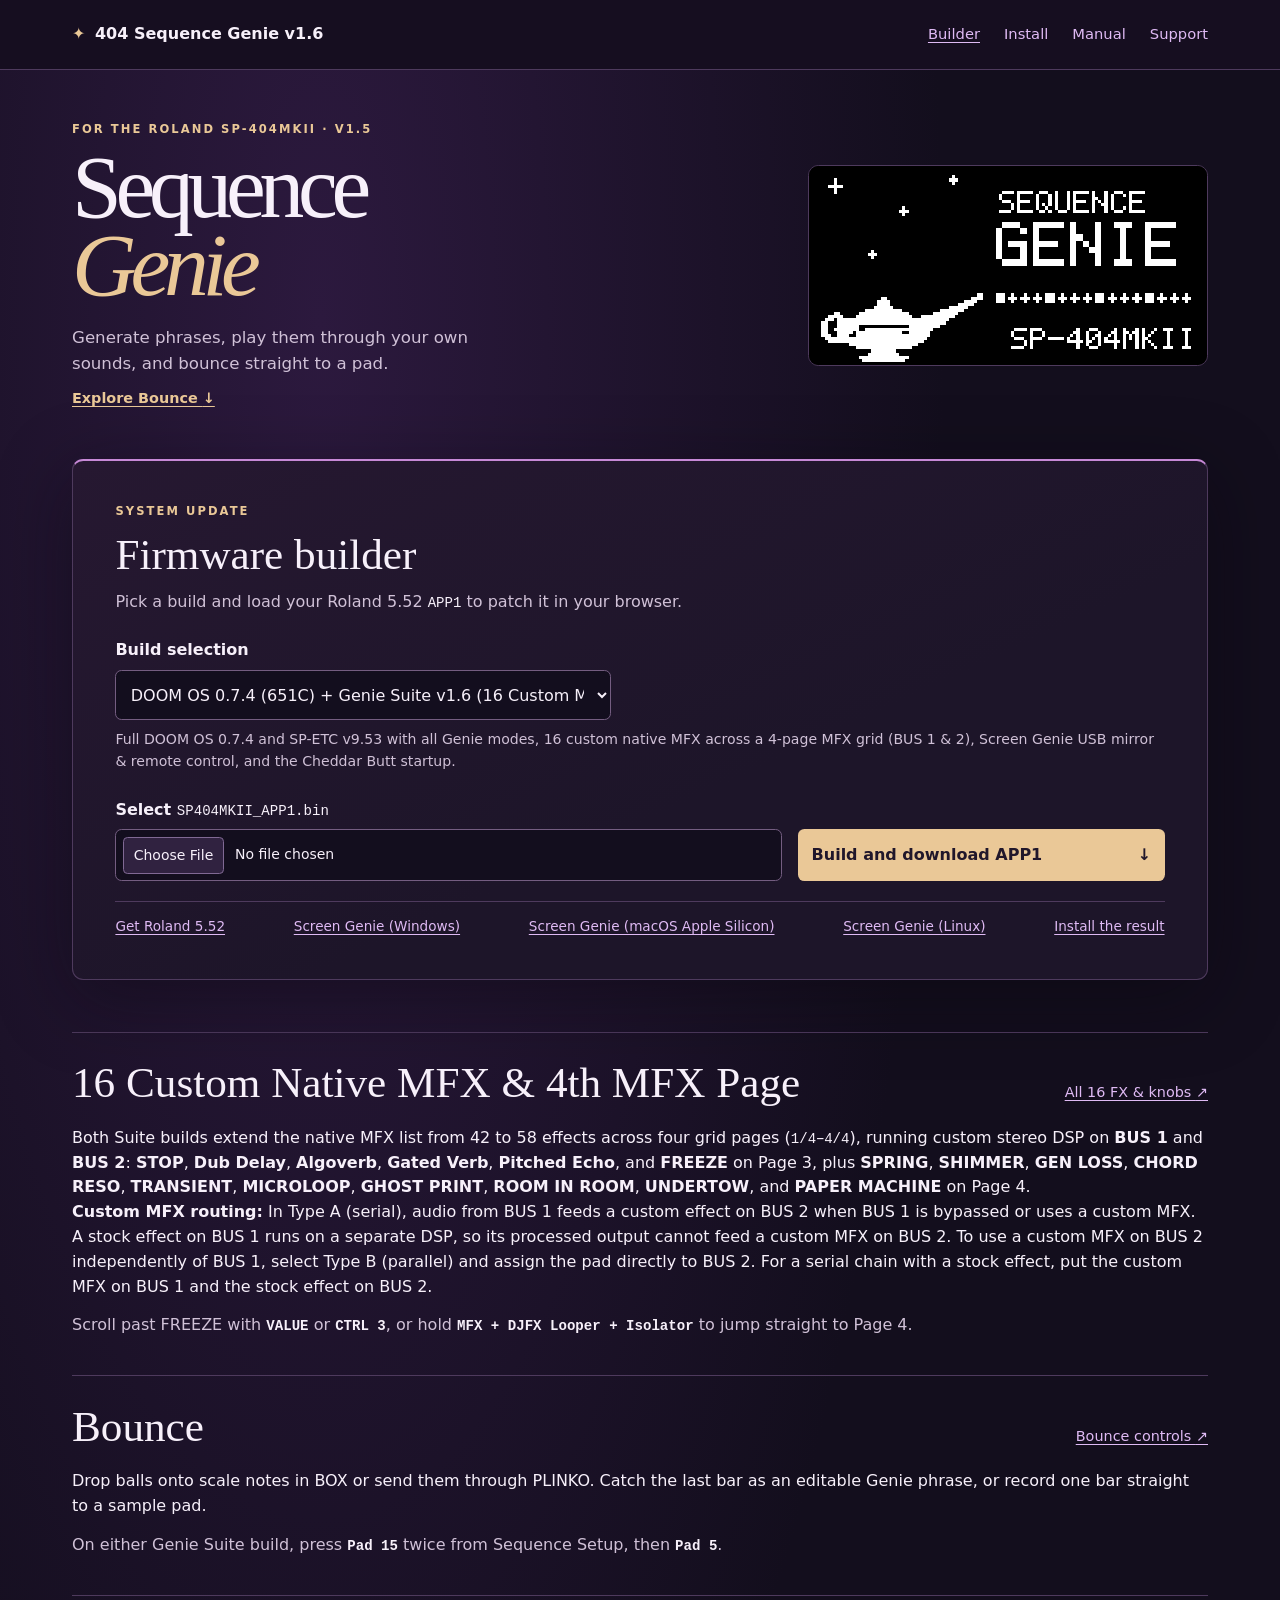
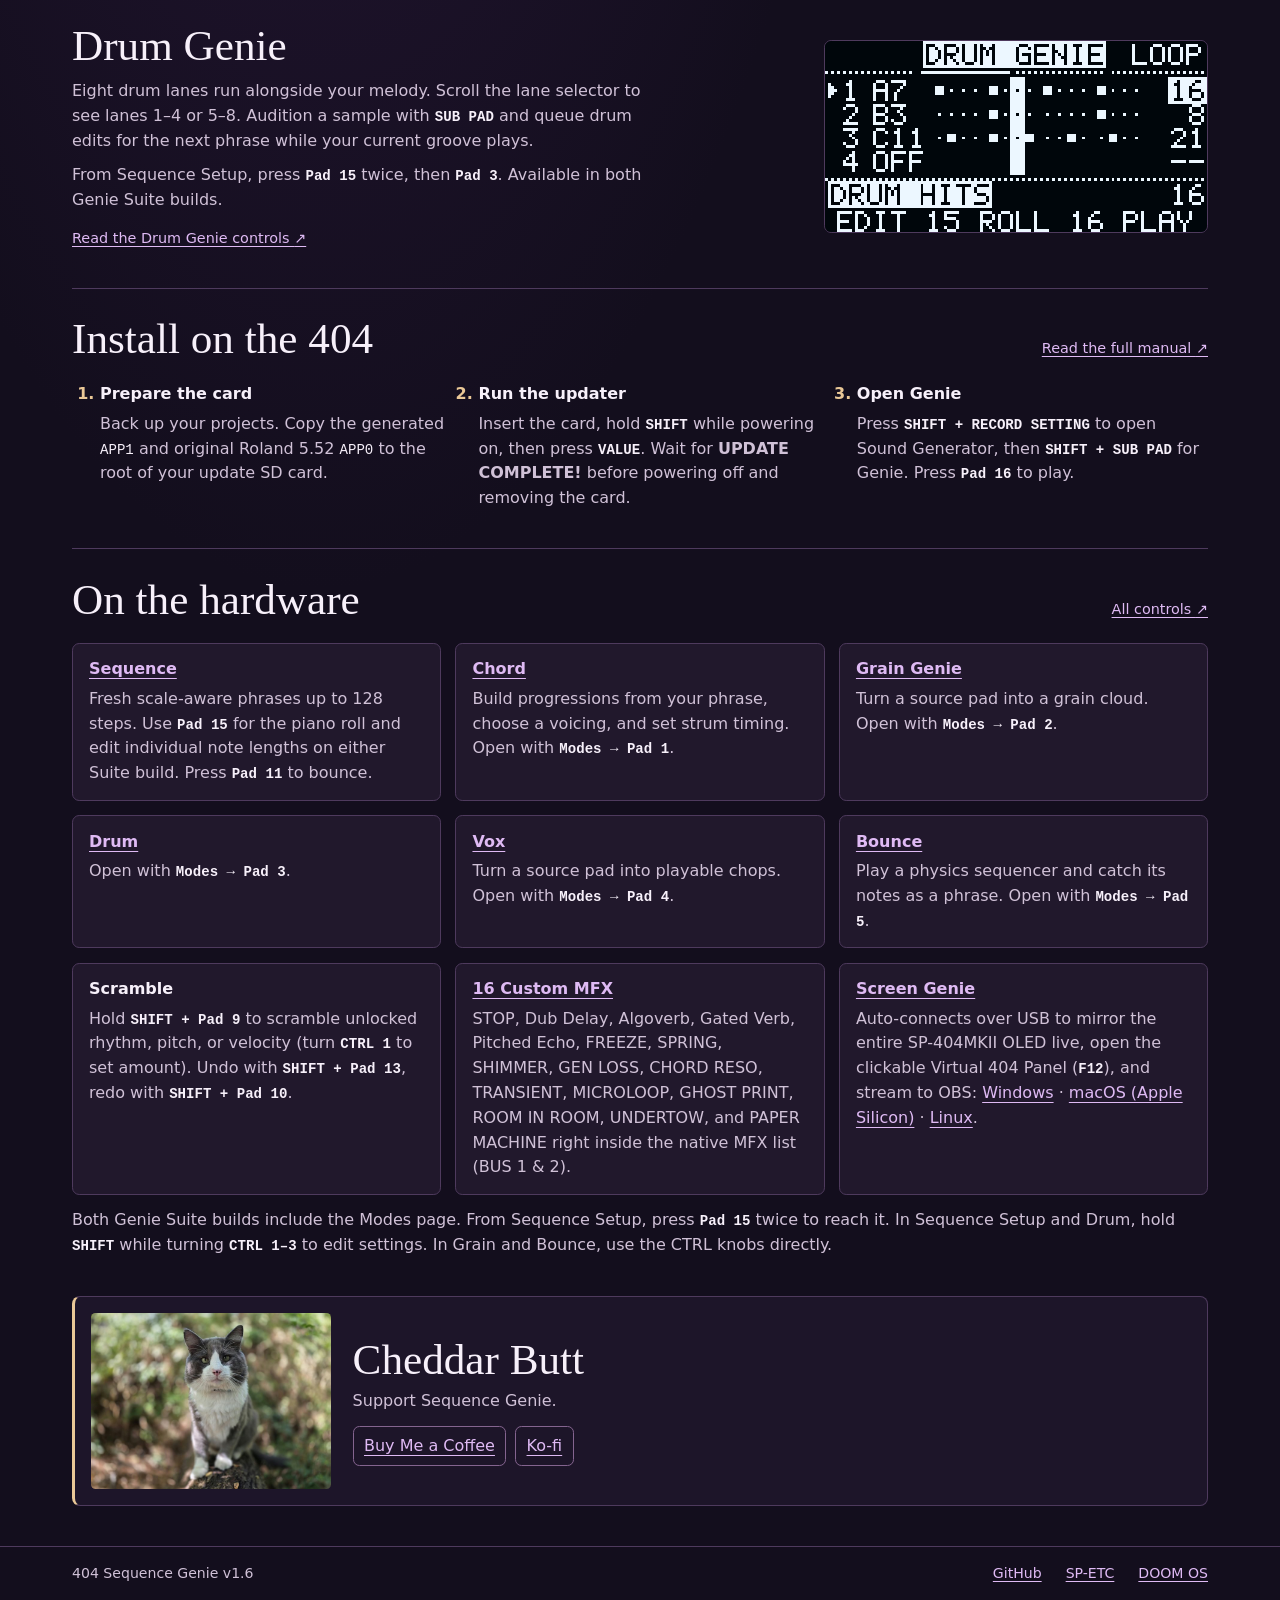
<file: docs/index.html>
<!doctype html>
<html lang="en">
<head>
  <meta charset="utf-8">
  <meta name="viewport" content="width=device-width, initial-scale=1">
  <meta name="theme-color" content="#140e20">
  <meta name="description" content="Build the Genie Suite with Bounce for your Roland SP-404MKII.">
  <title>404 Sequence Genie v1.6 · Firmware Builder</title>
  <link rel="stylesheet" href="./genie.css?v=16">
</head>
<body>
<a class="skip" href="#builder">Skip to firmware builder</a>
<header class="site-header">
  <nav class="wrap nav" aria-label="Main navigation">
    <a class="brand" href="./"><span aria-hidden="true">✦</span> 404 Sequence Genie v1.6</a>
    <div class="nav-links">
      <a href="#builder" aria-current="location">Builder</a>
      <a href="#install">Install</a>
      <a href="./genie-manual.html">Manual</a>
      <a href="#support">Support</a>
    </div>
  </nav>
</header>
<main class="wrap">
  <div class="hero">
    <section class="intro" aria-labelledby="title">
      <p class="eyebrow">FOR THE ROLAND SP-404MKII · V1.5</p>
      <h1 id="title">Sequence<br><em>Genie</em></h1>
      <p>Generate phrases, play them through your own sounds, and bounce straight to a pad.</p>
      <a class="release-link" href="#bounce-genie">Explore Bounce <span aria-hidden="true">↓</span></a>
    </section>
    <video id="lamp-intro" class="hero-art" muted playsinline preload="none" width="512" height="256" poster="./genie-lamp-intro-poster.png" aria-hidden="true">
      <source src="./genie-lamp-intro.mp4" type="video/mp4">
    </video>
    <section class="builder" id="builder" aria-labelledby="builder-title">
      <p class="eyebrow">SYSTEM UPDATE</p>
      <h2 id="builder-title">Firmware builder</h2>
      <p class="builder-intro">Pick a build and load your Roland 5.52 <code>APP1</code> to patch it in your browser.</p>
      <form id="form">
        <div class="preset-field">
          <label for="version">Build selection</label>
          <select id="version" name="version" aria-describedby="build-description">
            <option value="074" selected>DOOM OS 0.7.4 (651C) + Genie Suite v1.6 (16 Custom MFX)</option>
            <option value="stock">Stock Roland 5.52 + Genie Suite v1.6 (16 Custom MFX)</option>
            <option value="legacy">Legacy DOOM OS 0.6.1 (ED5E)</option>
          </select>
        </div>
        <p id="build-description" class="build-description">Full DOOM OS 0.7.4 and SP-ETC v9.53 with all Genie modes, 16 custom native MFX across a 4-page MFX grid (BUS 1 &amp; 2), Screen Genie USB mirror &amp; remote control, and the Cheddar Butt startup.</p>
        <div class="build-controls">
          <div>
            <label for="input">Select <code>SP404MKII_APP1.bin</code></label>
            <input id="input" name="firmware" type="file" accept=".bin,application/octet-stream" required>
          </div>
          <button id="build" disabled>Build and download APP1 <span aria-hidden="true">↓</span></button>
        </div>
        <p id="result" class="status" role="status" aria-live="polite"></p>
      </form>
      <div class="builder-links">
        <a href="https://www.roland.com/global/support/by_product/sp-404mk2/updates_drivers/174cc2fc-ddb2-4128-87a0-848b882cdcea/">Get Roland 5.52</a>
        <a href="https://github.com/AveyCole/404-Sequence-Genie/releases/latest/download/Screen-Genie.exe">Screen Genie (Windows)</a>
        <a href="https://github.com/AveyCole/404-Sequence-Genie/releases/latest/download/Screen-Genie-macOS.zip">Screen Genie (macOS Apple Silicon)</a>
        <a href="https://github.com/AveyCole/404-Sequence-Genie/releases/latest/download/Screen-Genie-Linux.tar.gz">Screen Genie (Linux)</a>
        <a href="#install">Install the result</a>
      </div>
      <noscript><p>This builder needs JavaScript to verify and patch firmware in your browser.</p></noscript>
    </section>
  </div>

  <section id="new-mfx" class="guide" aria-labelledby="mfx-title">
    <div class="section-title"><h2 id="mfx-title">16 Custom Native MFX &amp; 4th MFX Page</h2><a href="./genie-manual.html#mfx">All 16 FX &amp; knobs <span aria-hidden="true">↗</span></a></div>
    <p>Both Suite builds extend the native MFX list from 42 to 58 effects across four grid pages (<code>1/4</code>–<code>4/4</code>), running custom stereo DSP on <b>BUS 1</b> and <b>BUS 2</b>: <b>STOP</b>, <b>Dub Delay</b>, <b>Algoverb</b>, <b>Gated Verb</b>, <b>Pitched Echo</b>, and <b>FREEZE</b> on Page 3, plus <b>SPRING</b>, <b>SHIMMER</b>, <b>GEN LOSS</b>, <b>CHORD RESO</b>, <b>TRANSIENT</b>, <b>MICROLOOP</b>, <b>GHOST PRINT</b>, <b>ROOM IN ROOM</b>, <b>UNDERTOW</b>, and <b>PAPER MACHINE</b> on Page 4.</p>
    <p><strong>Custom MFX routing:</strong> In Type A (serial), audio from BUS 1 feeds a custom effect on BUS 2 when BUS 1 is bypassed or uses a custom MFX. A stock effect on BUS 1 runs on a separate DSP, so its processed output cannot feed a custom MFX on BUS 2. To use a custom MFX on BUS 2 independently of BUS 1, select Type B (parallel) and assign the pad directly to BUS 2. For a serial chain with a stock effect, put the custom MFX on BUS 1 and the stock effect on BUS 2.</p>
    <p class="guide-note">Scroll past FREEZE with <kbd>VALUE</kbd> or <kbd>CTRL 3</kbd>, or hold <kbd>MFX + DJFX Looper + Isolator</kbd> to jump straight to Page 4.</p>
  </section>

  <section id="bounce-genie" class="guide" aria-labelledby="bounce-title">
    <div class="section-title"><h2 id="bounce-title">Bounce</h2><a href="./genie-manual.html#bounce">Bounce controls <span aria-hidden="true">↗</span></a></div>
    <p>Drop balls onto scale notes in BOX or send them through PLINKO. Catch the last bar as an editable Genie phrase, or record one bar straight to a sample pad.</p>
    <p class="guide-note">On either Genie Suite build, press <kbd>Pad 15</kbd> twice from Sequence Setup, then <kbd>Pad 5</kbd>.</p>
  </section>

  <section id="drum-genie" class="guide oled-feature" aria-labelledby="drum-title">
    <div class="drum-copy">
      <h2 id="drum-title">Drum Genie</h2>
      <p>Eight drum lanes run alongside your melody. Scroll the lane selector to see lanes 1–4 or 5–8. Audition a sample with <kbd>SUB PAD</kbd> and queue drum edits for the next phrase while your current groove plays.</p>
      <p>From Sequence Setup, press <kbd>Pad 15</kbd> twice, then <kbd>Pad 3</kbd>. Available in both Genie Suite builds.</p>
      <a href="./genie-manual.html#drum">Read the Drum Genie controls <span aria-hidden="true">↗</span></a>
    </div>
    <img src="./drum-genie-oled.png" width="384" height="192" alt="Drum Genie OLED showing four drum lanes, their hit patterns, and the current playhead">
  </section>

  <section id="install" class="guide" aria-labelledby="install-title">
    <div class="section-title"><h2 id="install-title">Install on the 404</h2><a href="./genie-manual.html">Read the full manual <span aria-hidden="true">↗</span></a></div>
    <ol class="steps">
      <li><h3>Prepare the card</h3><p>Back up your projects. Copy the generated <code>APP1</code> and original Roland 5.52 <code>APP0</code> to the root of your update SD card.</p></li>
      <li><h3>Run the updater</h3><p>Insert the card, hold <kbd>SHIFT</kbd> while powering on, then press <kbd>VALUE</kbd>. Wait for <b>UPDATE COMPLETE!</b> before powering off and removing the card.</p></li>
      <li><h3>Open Genie</h3><p>Press <kbd>SHIFT + RECORD SETTING</kbd> to open Sound Generator, then <kbd>SHIFT + SUB PAD</kbd> for Genie. Press <kbd>Pad 16</kbd> to play.</p></li>
    </ol>
  </section>

  <section id="controls" class="guide" aria-labelledby="controls-title">
    <div class="section-title"><h2 id="controls-title">On the hardware</h2><a href="./genie-manual.html#sequence">All controls <span aria-hidden="true">↗</span></a></div>
    <div class="modes">
      <article><h3><a href="./genie-manual.html#sequence">Sequence</a></h3><p>Fresh scale-aware phrases up to 128 steps. Use <kbd>Pad 15</kbd> for the piano roll and edit individual note lengths on either Suite build. Press <kbd>Pad 11</kbd> to bounce.</p></article>
      <article><h3><a href="./genie-manual.html#chord">Chord</a></h3><p>Build progressions from your phrase, choose a voicing, and set strum timing. Open with <kbd>Modes → Pad 1</kbd>.</p></article>
      <article><h3><a href="./genie-manual.html#grain">Grain Genie</a></h3><p>Turn a source pad into a grain cloud. Open with <kbd>Modes → Pad 2</kbd>.</p></article>
      <article><h3><a href="./genie-manual.html#drum">Drum</a></h3><p>Open with <kbd>Modes → Pad 3</kbd>.</p></article>
      <article><h3><a href="./genie-manual.html#vox">Vox</a></h3><p>Turn a source pad into playable chops. Open with <kbd>Modes → Pad 4</kbd>.</p></article>
      <article><h3><a href="./genie-manual.html#bounce">Bounce</a></h3><p>Play a physics sequencer and catch its notes as a phrase. Open with <kbd>Modes → Pad 5</kbd>.</p></article>
      <article><h3>Scramble</h3><p>Hold <kbd>SHIFT + Pad 9</kbd> to scramble unlocked rhythm, pitch, or velocity (turn <kbd>CTRL 1</kbd> to set amount). Undo with <kbd>SHIFT + Pad 13</kbd>, redo with <kbd>SHIFT + Pad 10</kbd>.</p></article>
      <article><h3><a href="./genie-manual.html#mfx">16 Custom MFX</a></h3><p>STOP, Dub Delay, Algoverb, Gated Verb, Pitched Echo, FREEZE, SPRING, SHIMMER, GEN LOSS, CHORD RESO, TRANSIENT, MICROLOOP, GHOST PRINT, ROOM IN ROOM, UNDERTOW, and PAPER MACHINE right inside the native MFX list (BUS 1 &amp; 2).</p></article>
      <article><h3><a href="https://github.com/AveyCole/404-Sequence-Genie/releases/latest">Screen Genie</a></h3><p>Auto-connects over USB to mirror the entire SP-404MKII OLED live, open the clickable Virtual 404 Panel (<kbd>F12</kbd>), and stream to OBS: <a href="https://github.com/AveyCole/404-Sequence-Genie/releases/latest/download/Screen-Genie.exe">Windows</a> · <a href="https://github.com/AveyCole/404-Sequence-Genie/releases/latest/download/Screen-Genie-macOS.zip">macOS (Apple Silicon)</a> · <a href="https://github.com/AveyCole/404-Sequence-Genie/releases/latest/download/Screen-Genie-Linux.tar.gz">Linux</a>.</p></article>
    </div>
    <p class="guide-note">Both Genie Suite builds include the Modes page. From Sequence Setup, press <kbd>Pad 15</kbd> twice to reach it. In Sequence Setup and Drum, hold <kbd>SHIFT</kbd> while turning <kbd>CTRL 1–3</kbd> to edit settings. In Grain and Bounce, use the CTRL knobs directly.</p>
  </section>

  <aside id="support" class="support" aria-labelledby="support-title">
    <img src="./cheddar-butt.jpg" width="800" height="600" alt="Cheddar Butt, a gray and white cat sitting on a log" loading="lazy">
    <div><h2 id="support-title">Cheddar Butt</h2><p>Support Sequence Genie.</p>
      <div class="support-links"><a href="https://buymeacoffee.com/aveycole">Buy Me a Coffee</a><a href="https://ko-fi.com/aveycole">Ko-fi</a></div>
    </div>
  </aside>
</main>
<footer class="site-footer">
  <div class="wrap"><span>404 Sequence Genie v1.6</span><div><a href="https://github.com/AveyCole/404-Sequence-Genie">GitHub</a><a href="https://github.com/tracelistener/SP-ETC">SP-ETC</a><a href="https://klangfeldlabs.com/doom-os/">DOOM OS</a></div></div>
</footer>
<script src="./kits-data.js" defer></script>
<script src="./doomos-patcher.js" defer></script>
<script type="module" src="./builder.js?v=1.6-serial"></script>
</body>
</html>
</file>
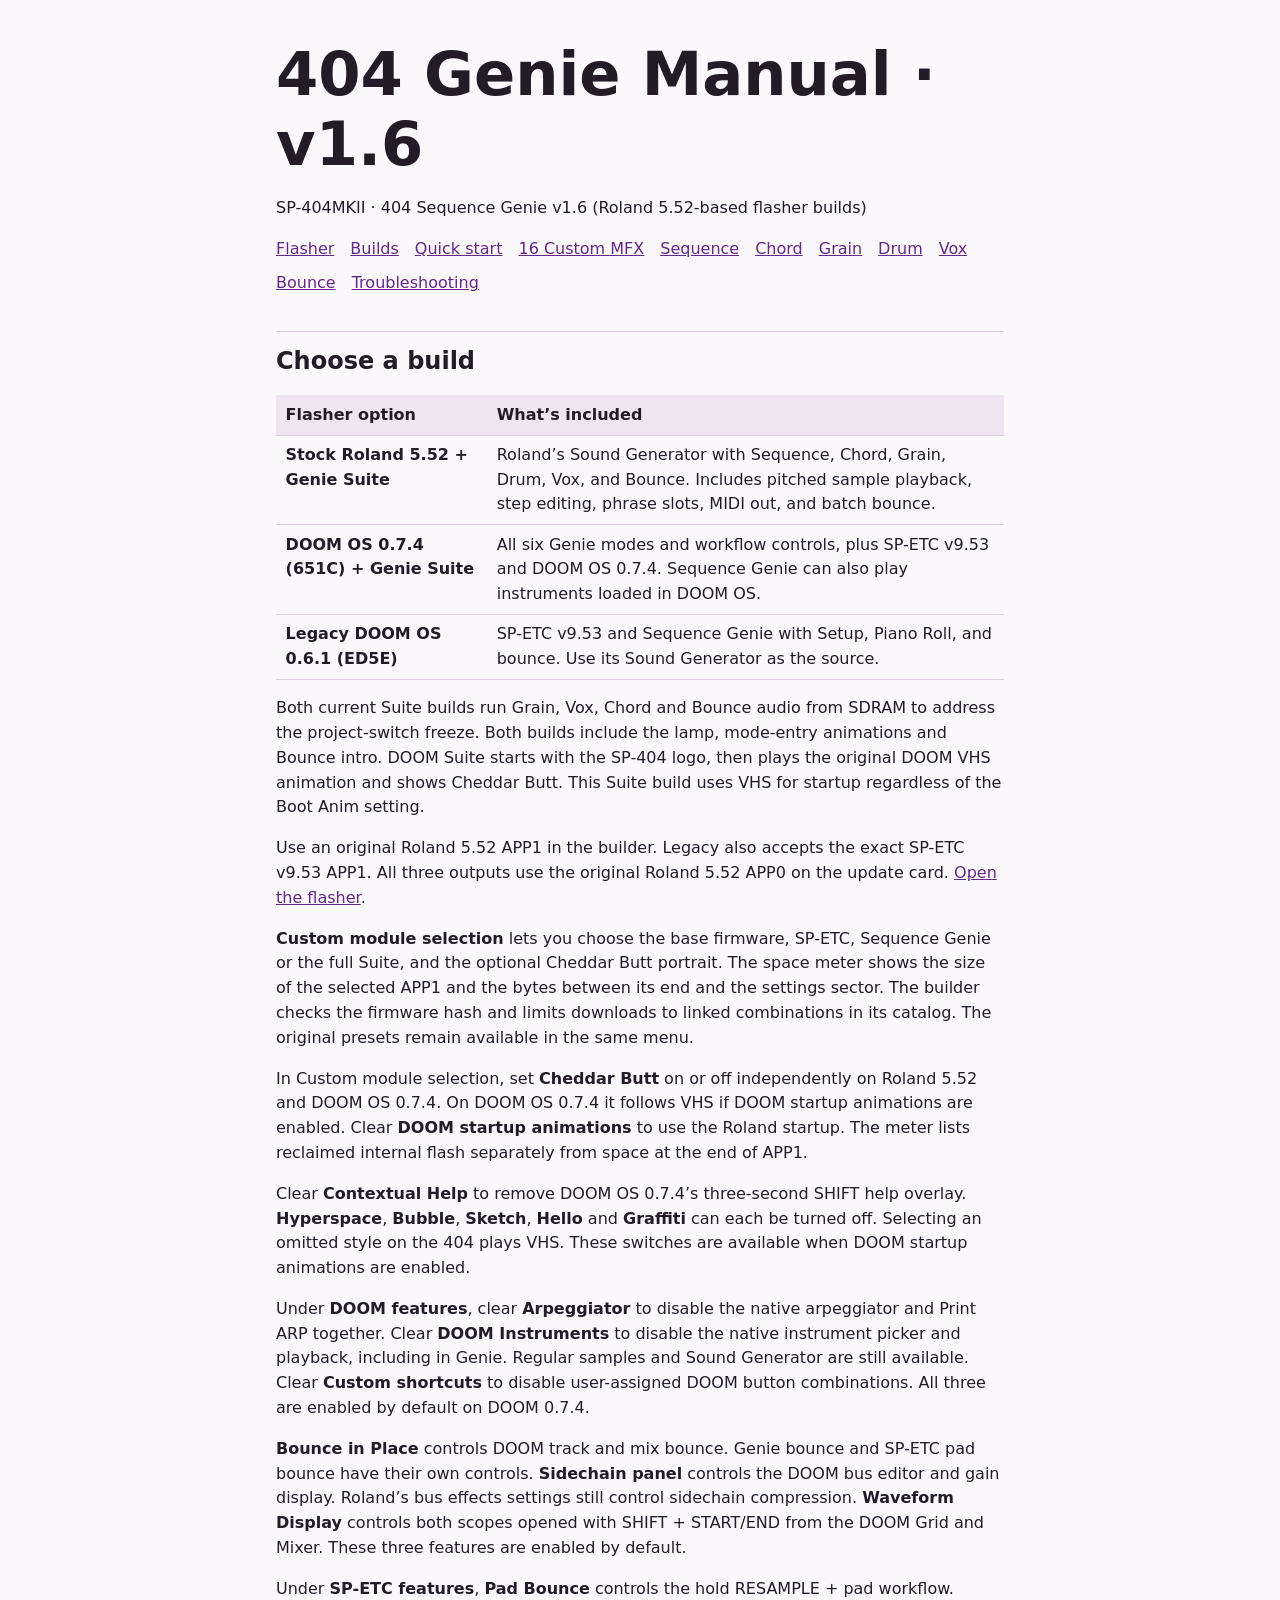
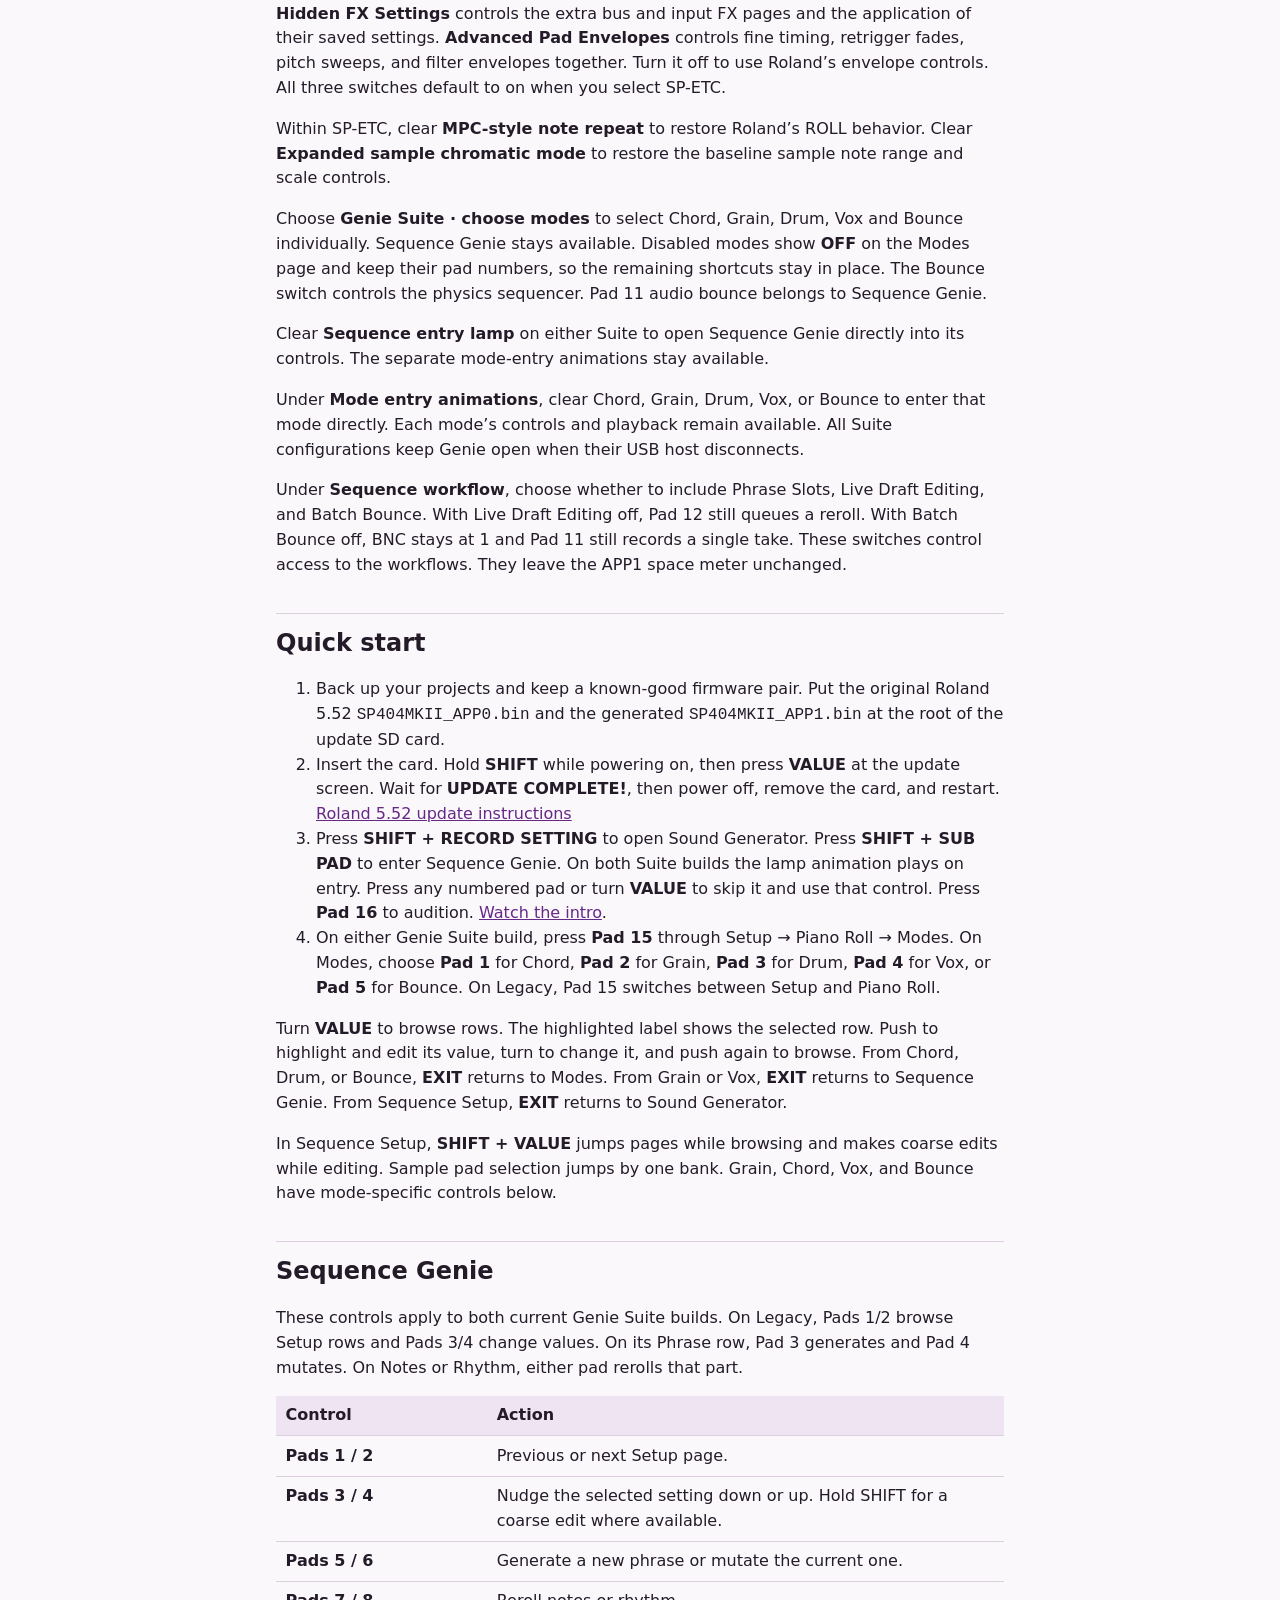
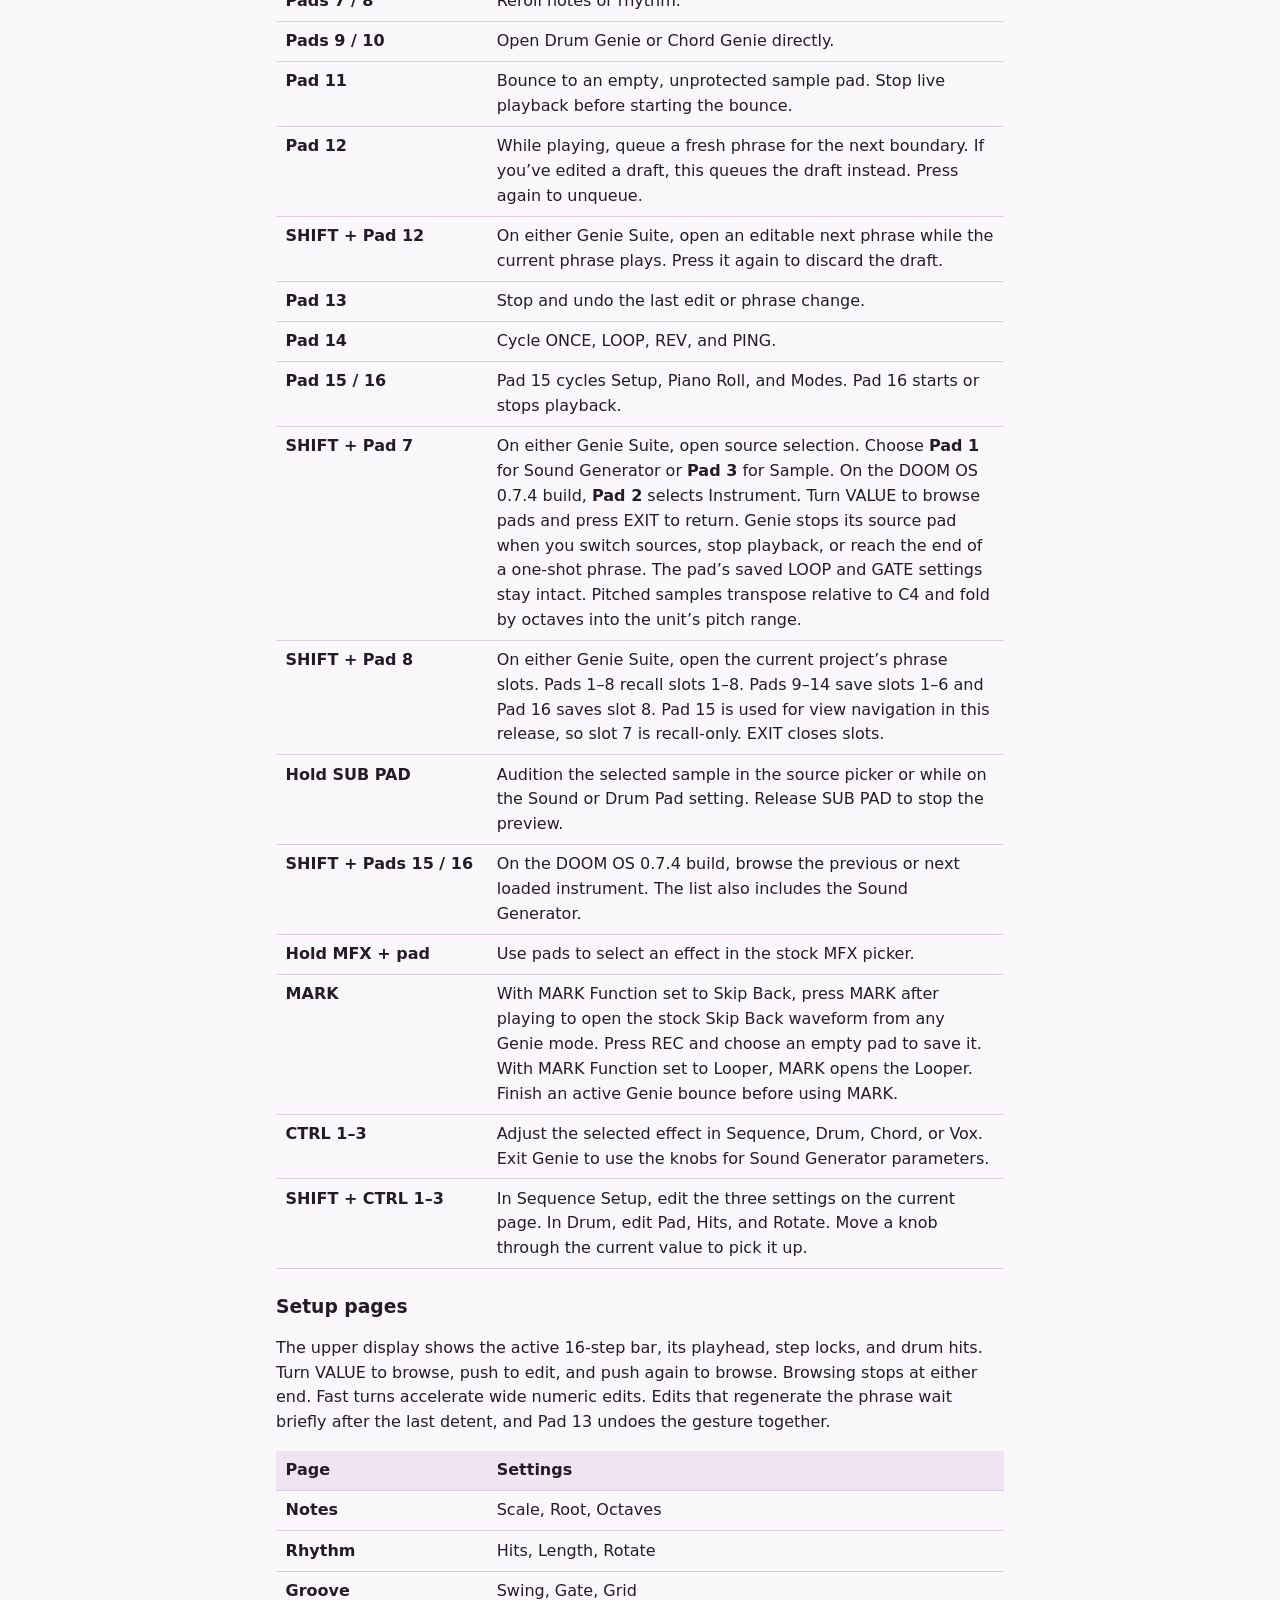
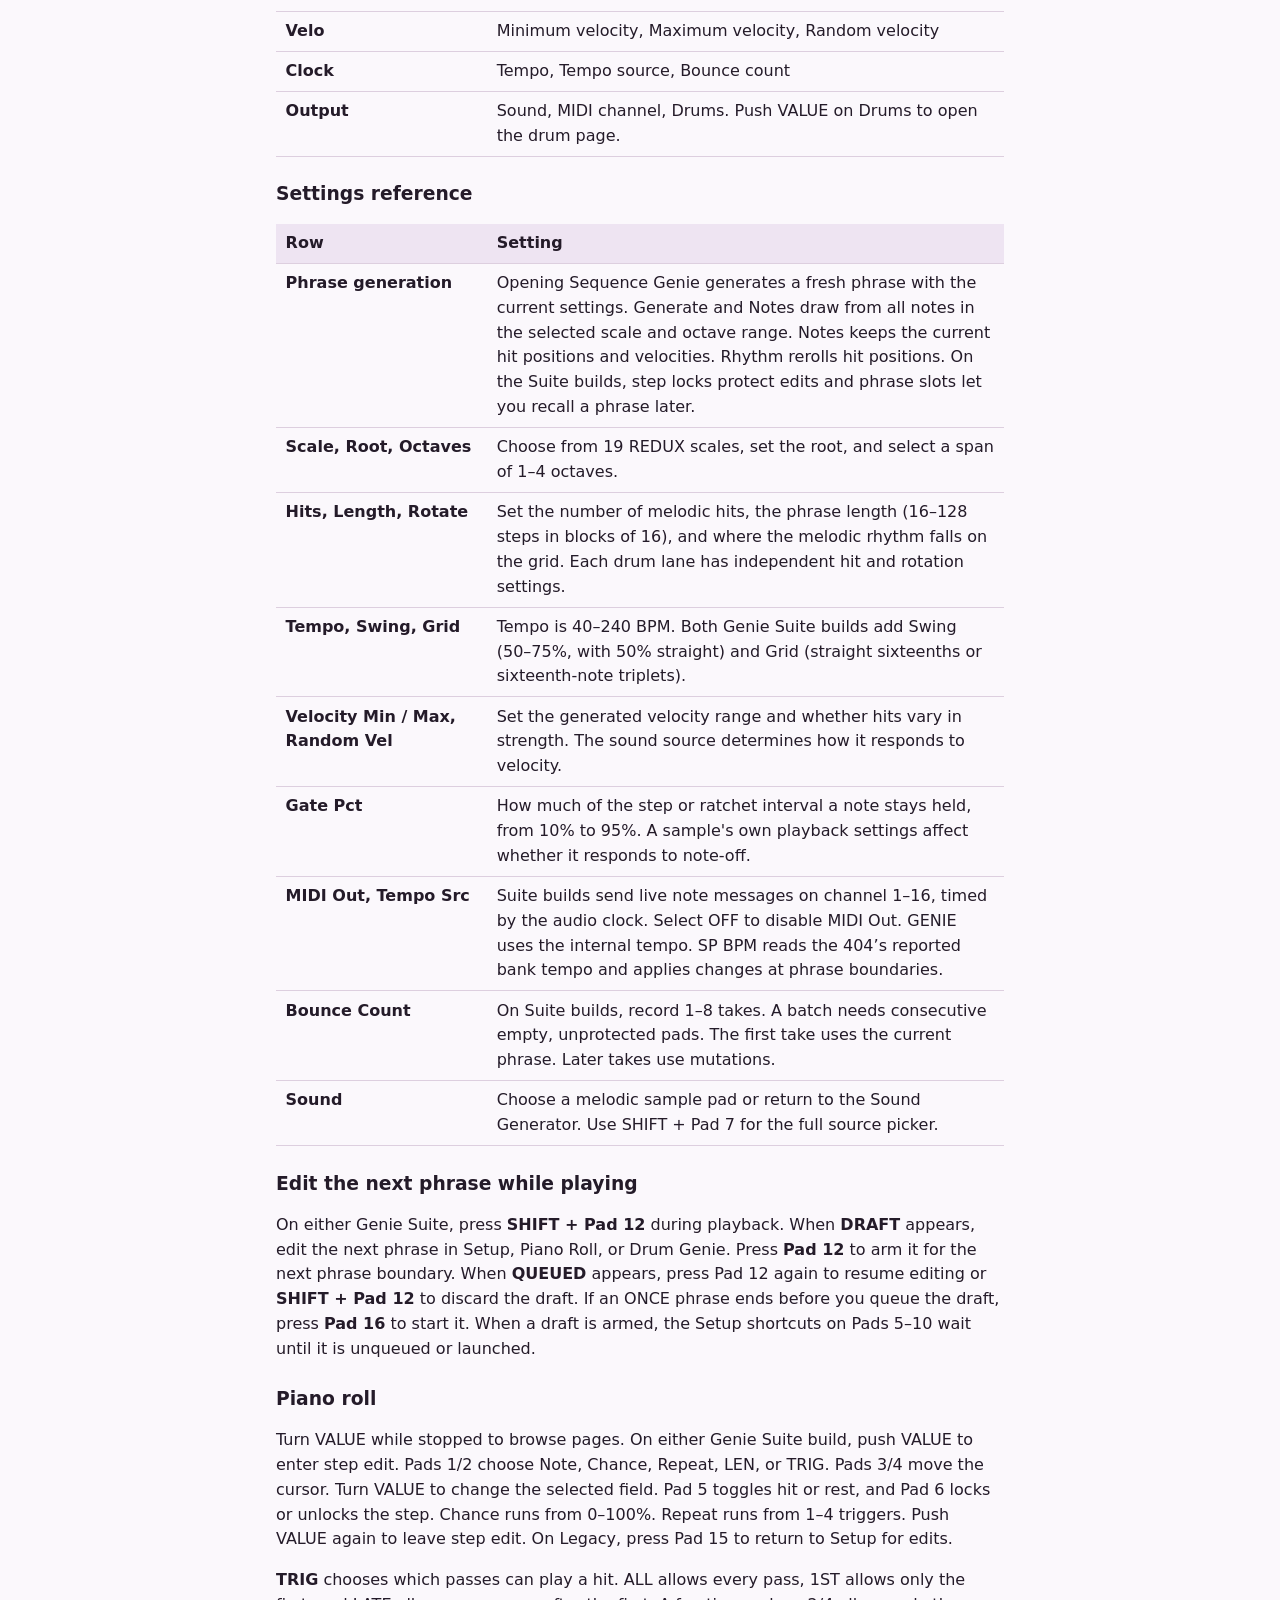
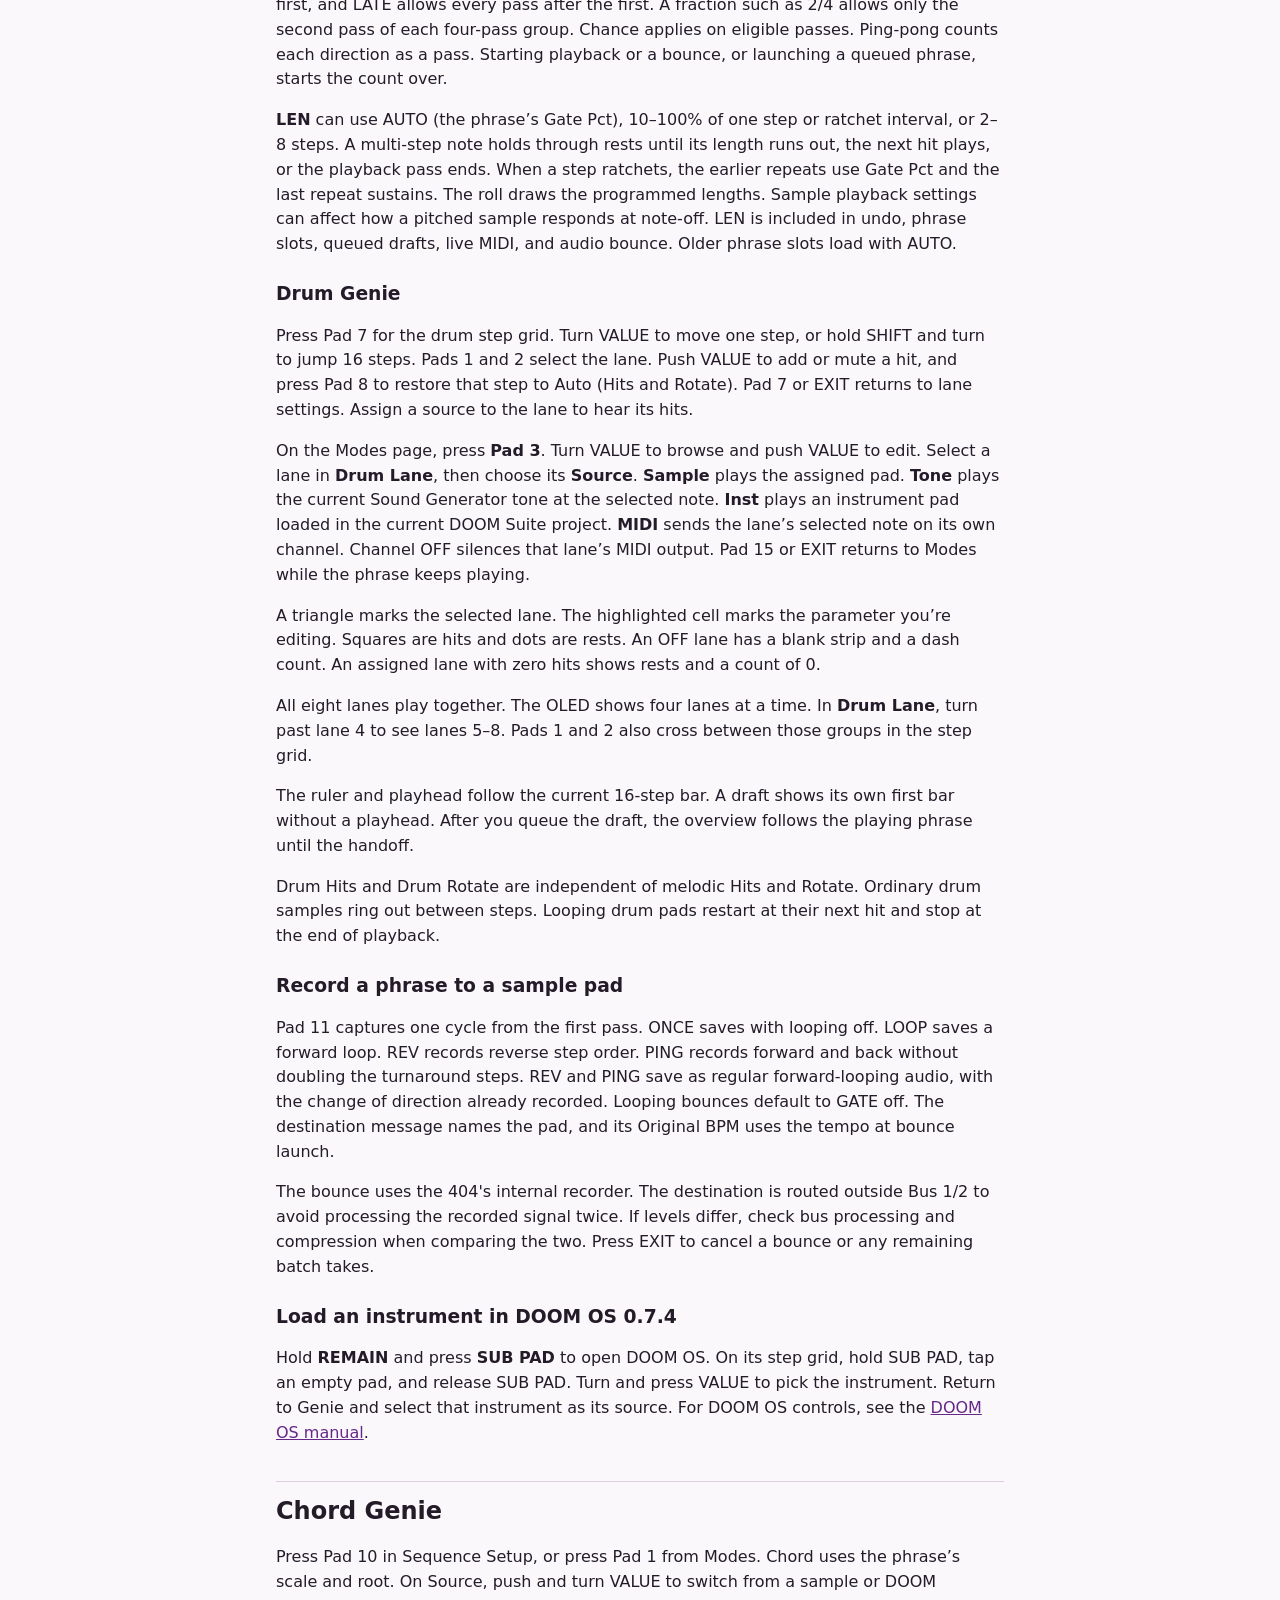
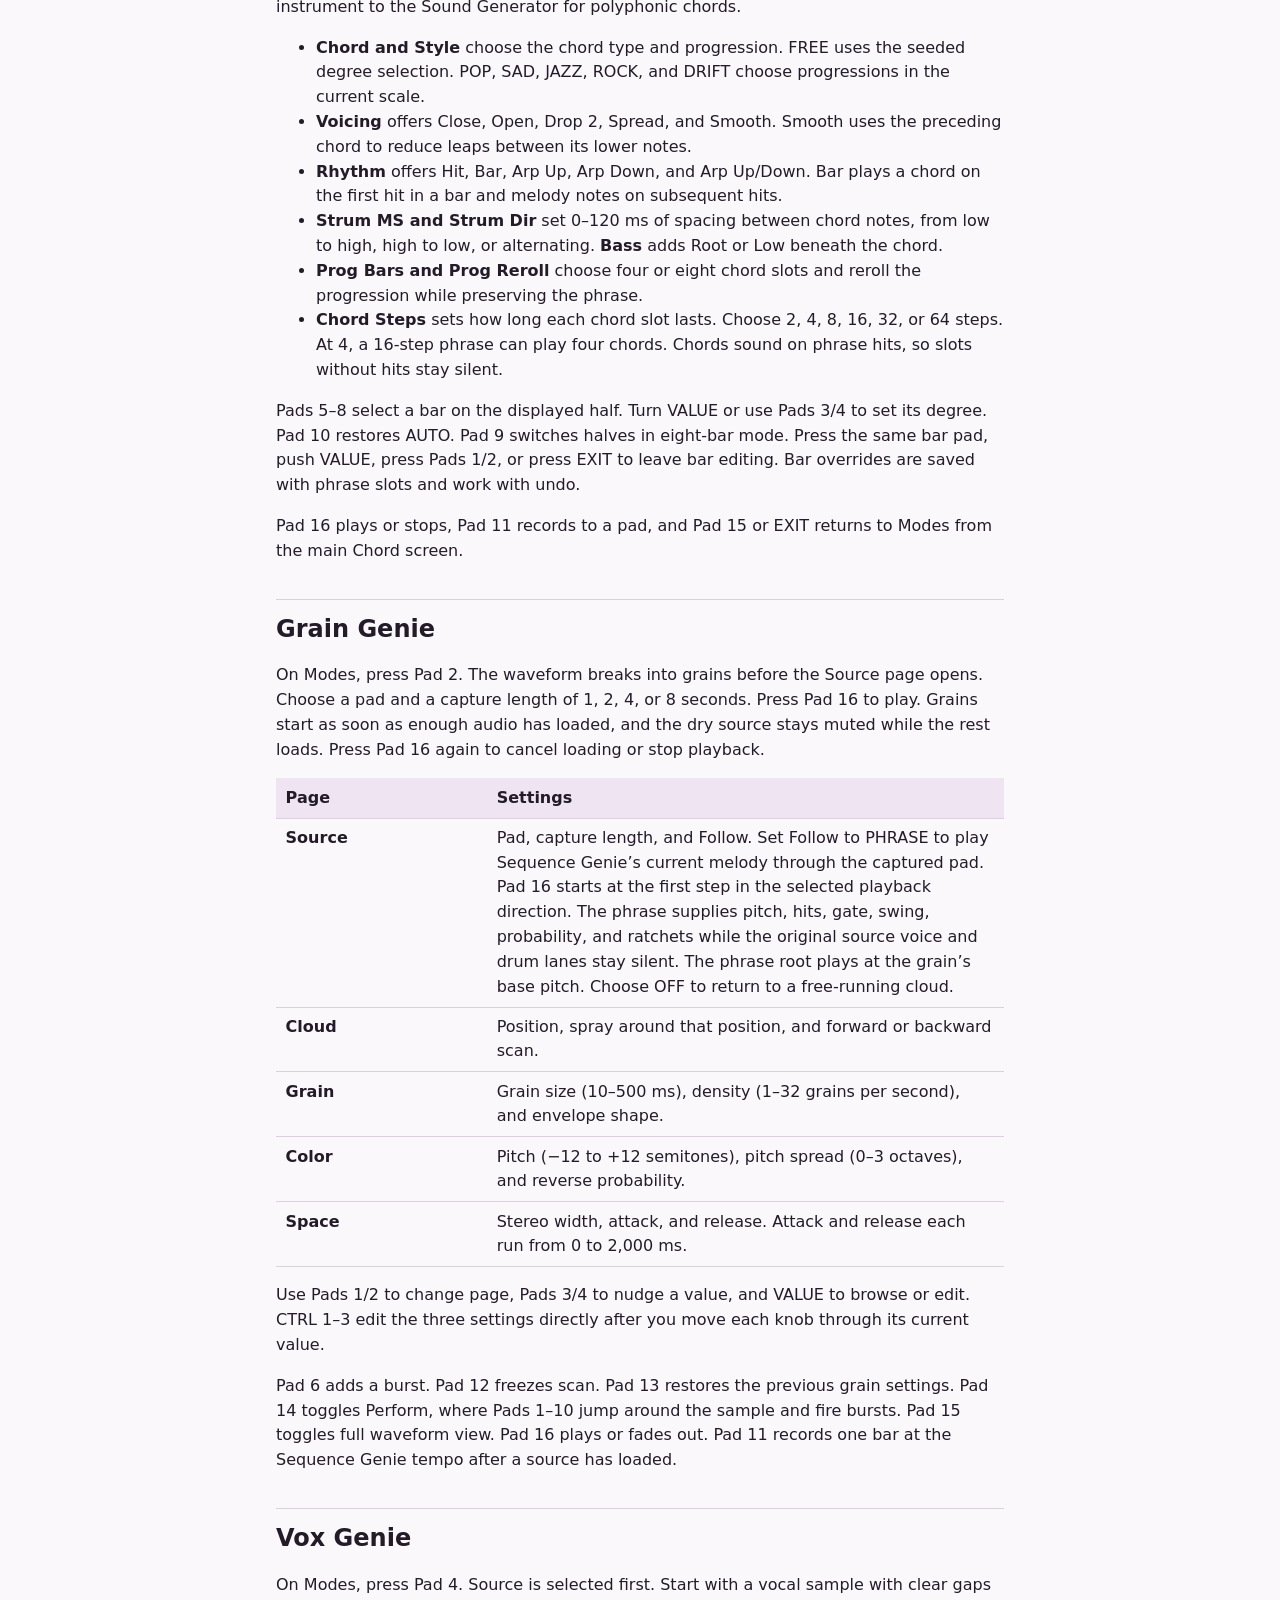
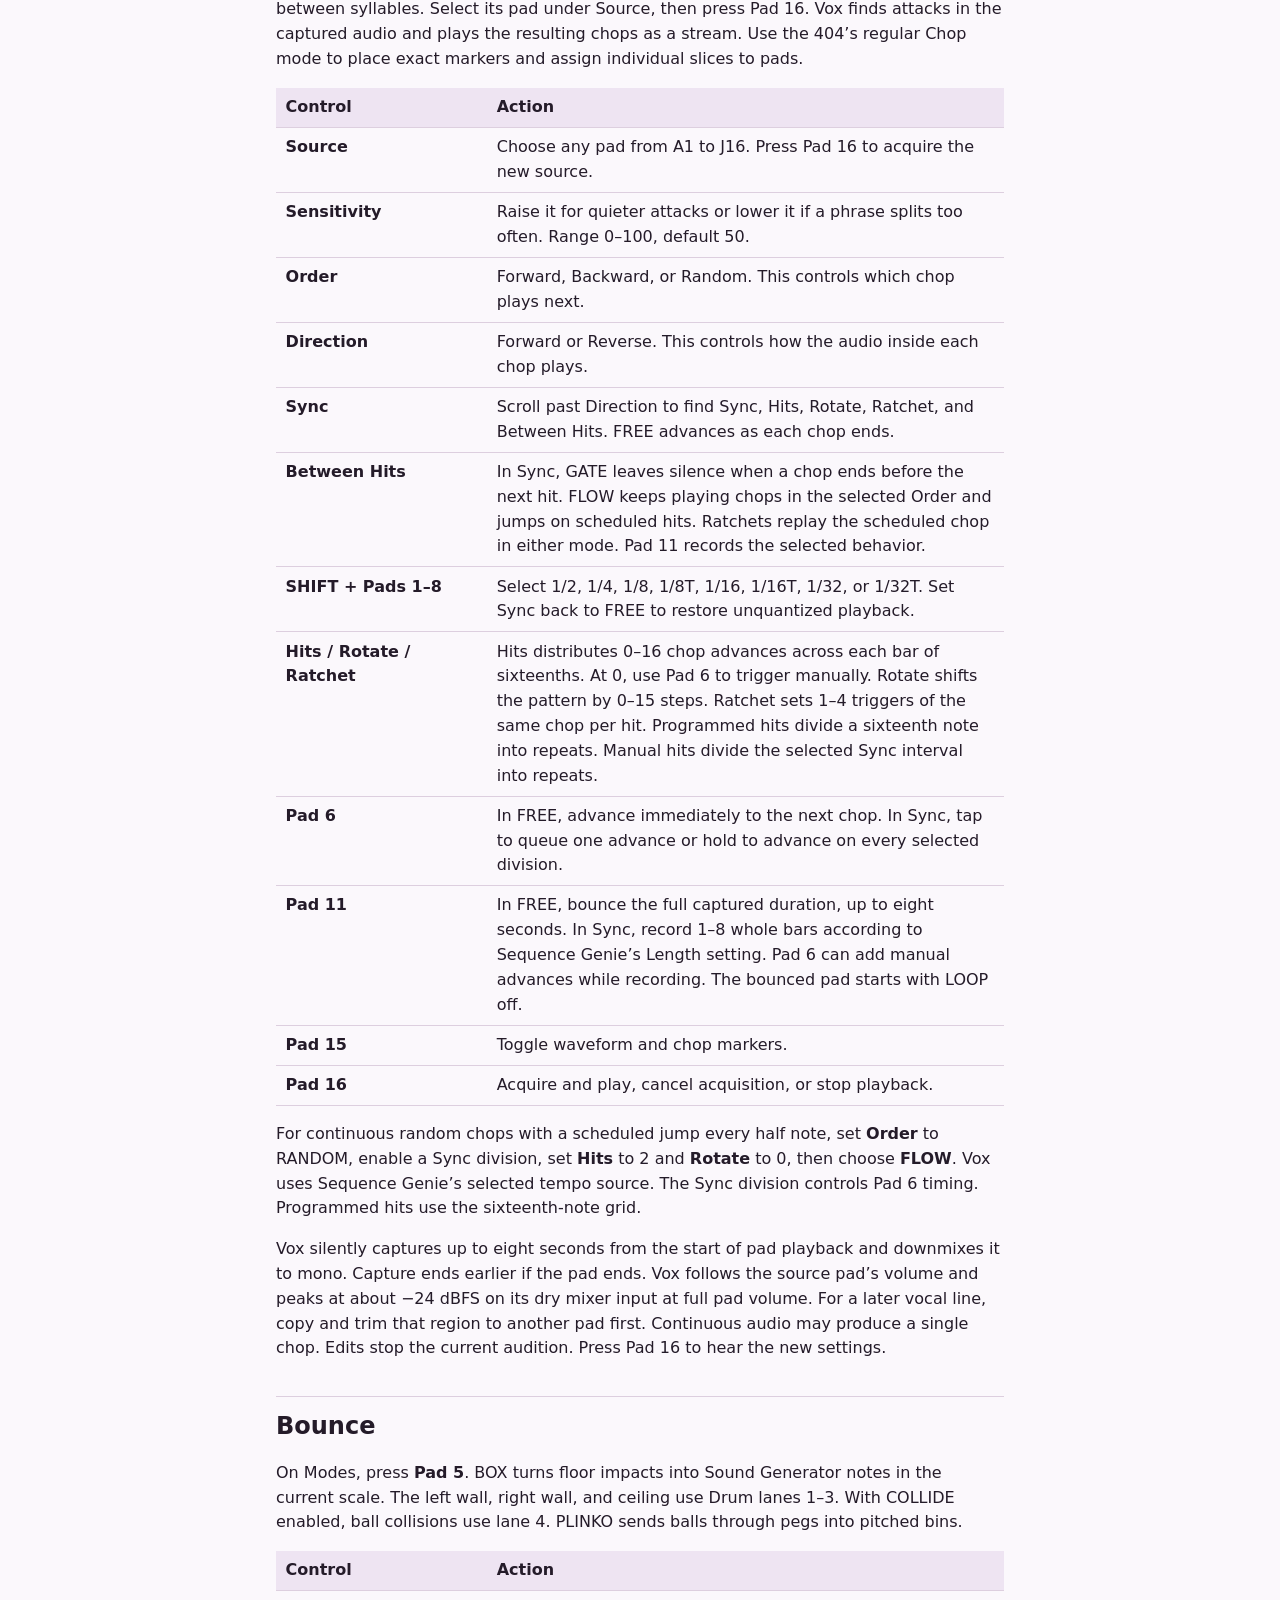
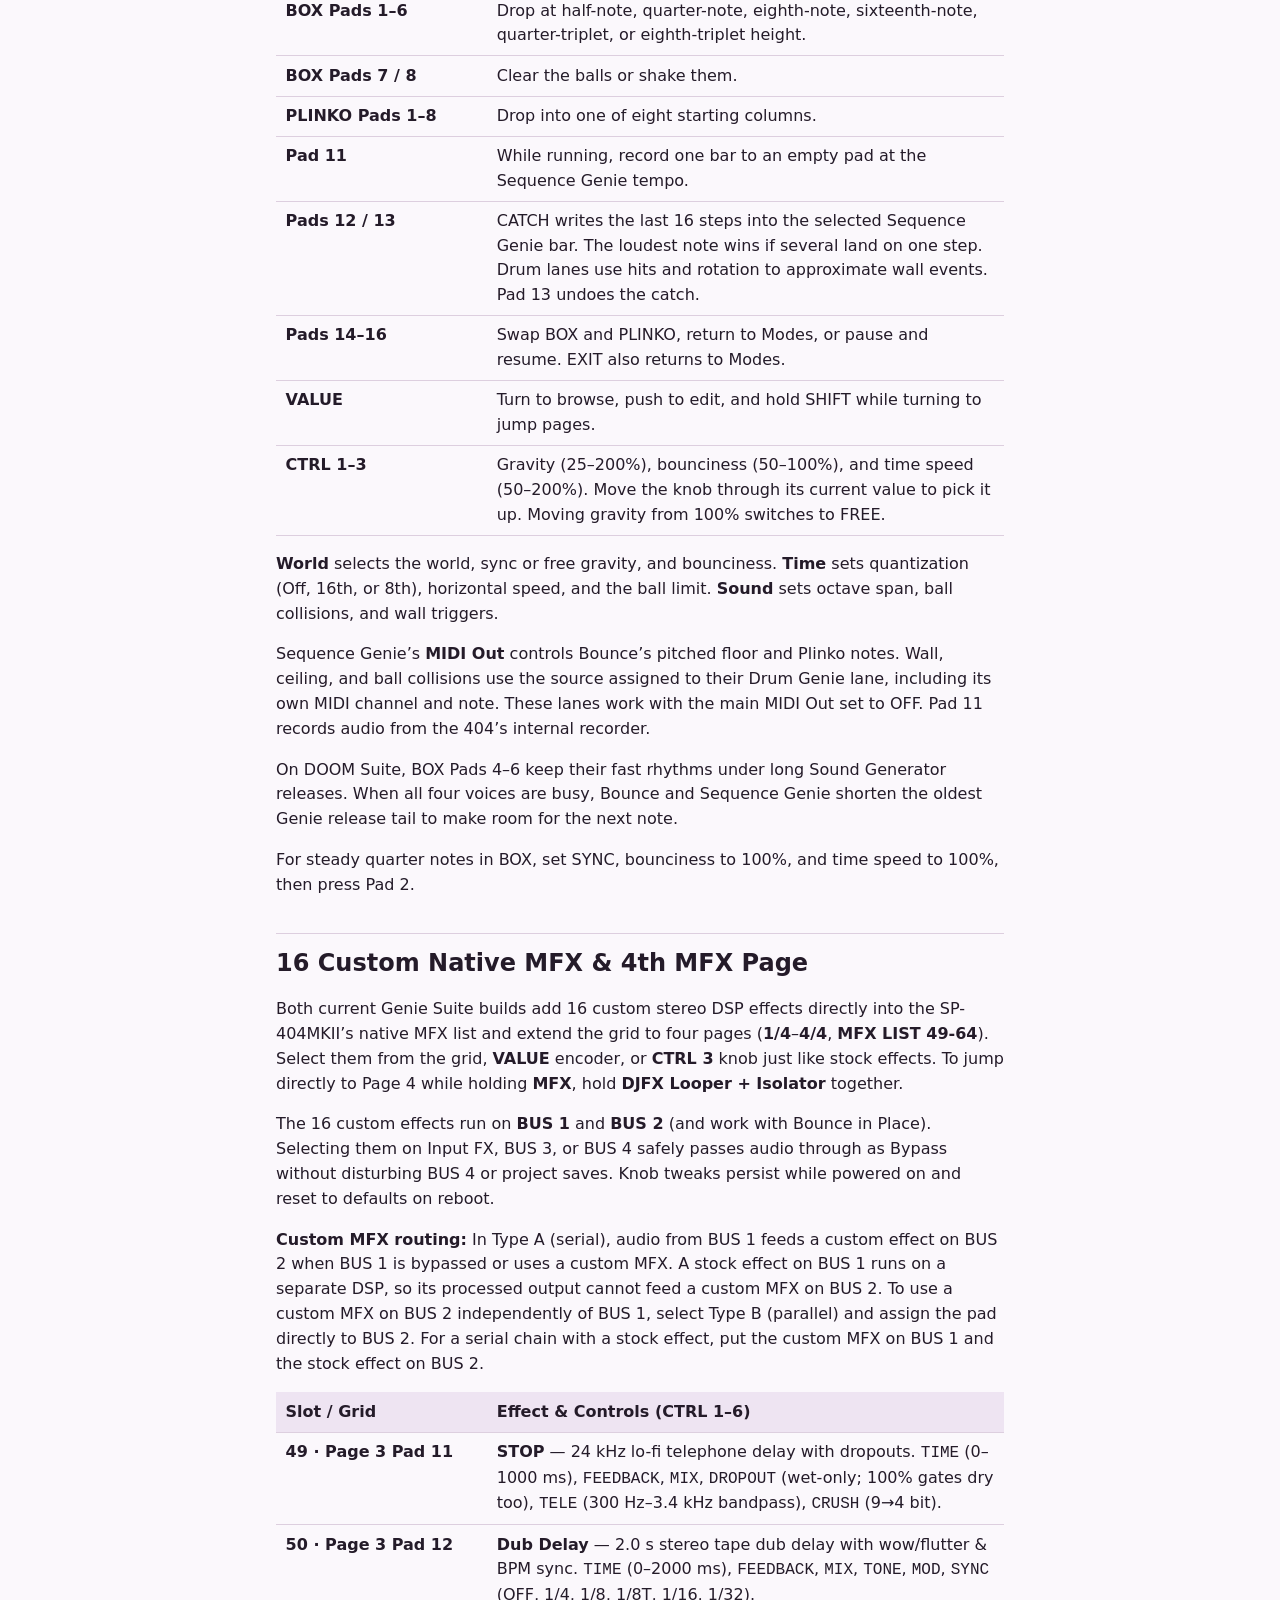
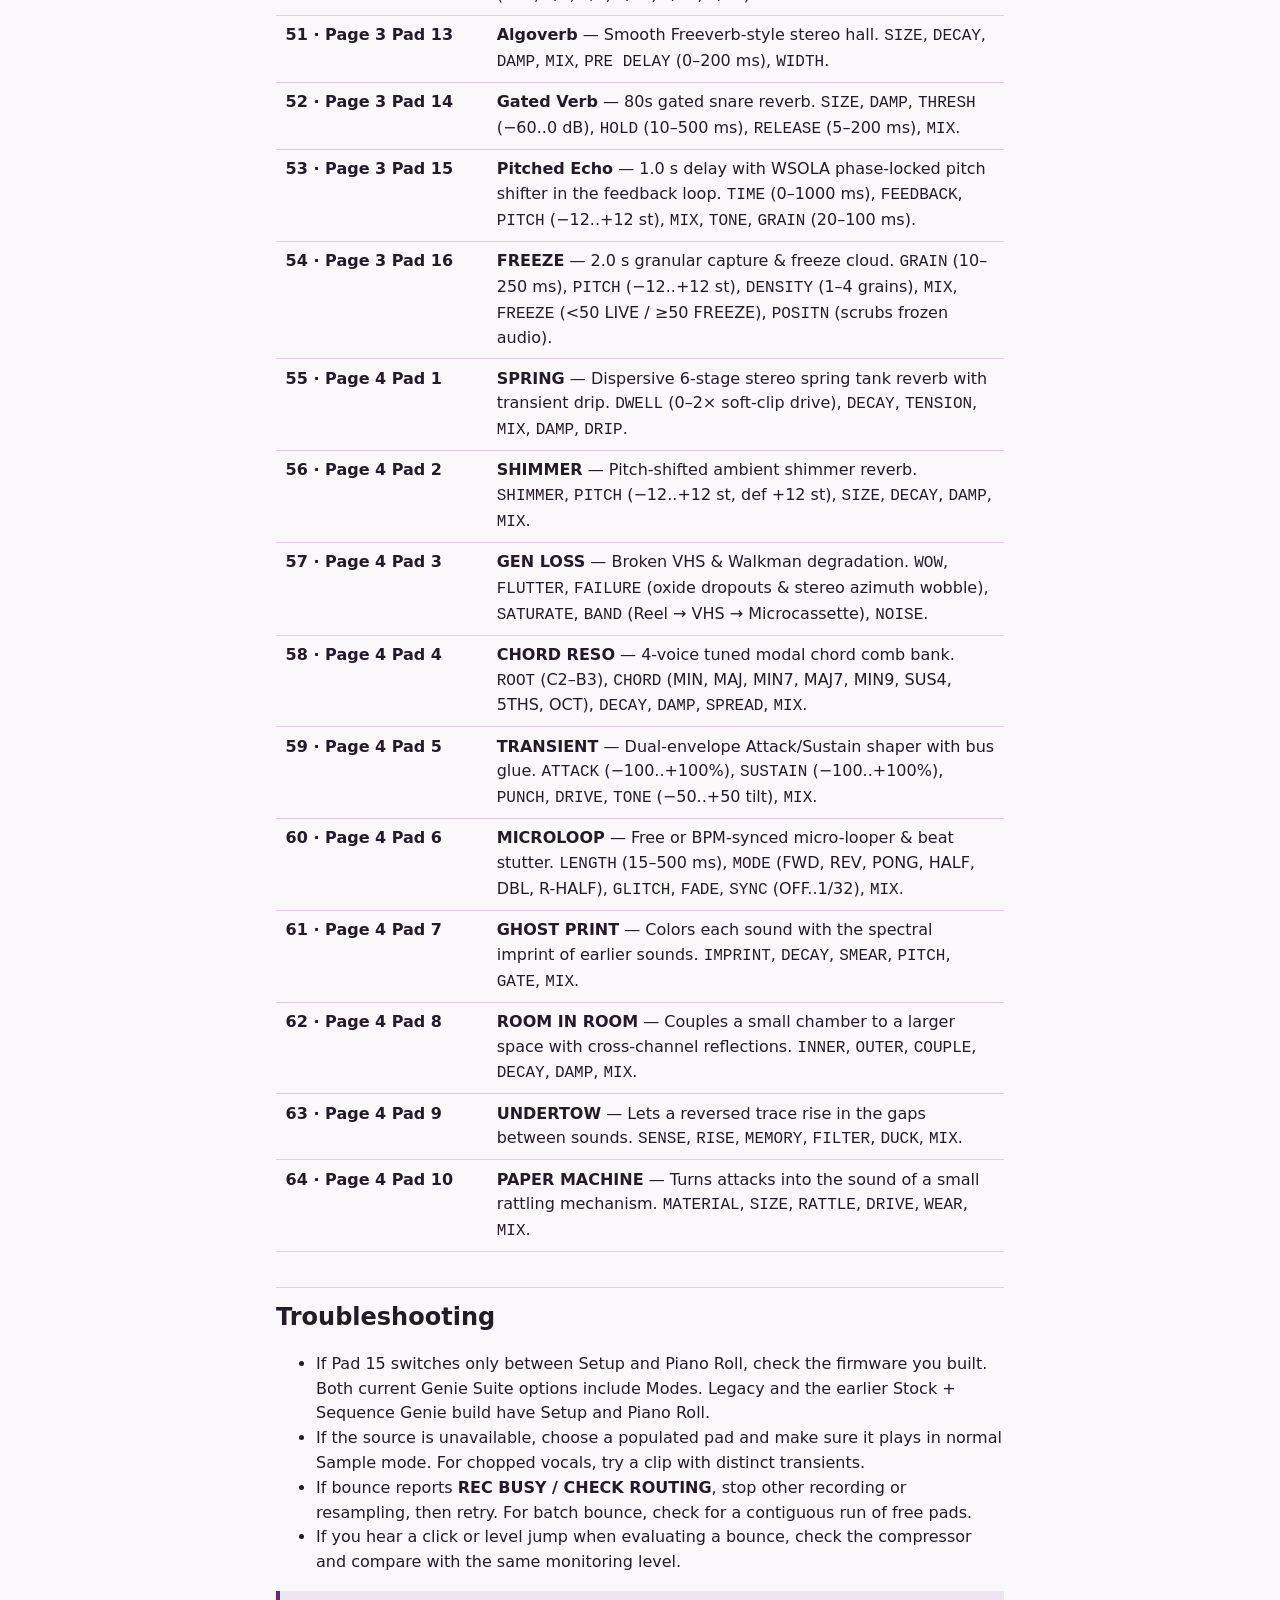
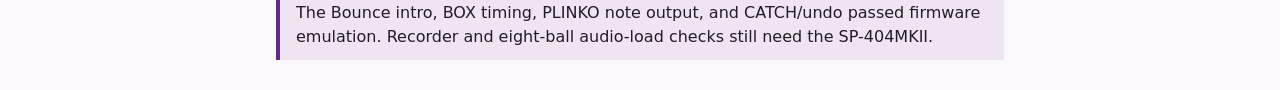
<file: docs/genie-manual.html>
<!doctype html>
<html lang="en">
<meta charset="utf-8">
<meta name="viewport" content="width=device-width,initial-scale=1">
<title>404 Genie Manual · v1.6</title>
<style>
:root{color-scheme:light;--ink:#241b29;--accent:#652887;--paper:#fbf8fc;--line:#ddcfdf}
*{box-sizing:border-box}body{margin:0;background:var(--paper);color:var(--ink);font:1rem/1.55 system-ui,sans-serif}
main{max-width:48rem;margin:auto;padding:2.5rem 1.25rem 4rem}
h1,h2,h3{line-height:1.15}h1{font-size:clamp(2rem,8vw,3.8rem);margin:0}
h2{margin-top:2.2rem;border-top:1px solid var(--line);padding-top:1rem}h3{margin-top:1.65rem}
a{color:var(--accent)}nav{display:flex;gap:.6rem 1rem;flex-wrap:wrap}
table{border-collapse:collapse;width:100%}th,td{padding:.45rem .6rem;text-align:left;vertical-align:top;border-bottom:1px solid var(--line)}
th:first-child{width:29%}thead{background:#eee4f2}kbd{font:inherit;font-weight:700}
aside{padding:.6rem 1rem;background:#eee4f2;border-left:.25rem solid var(--accent)}
code{overflow-wrap:anywhere}@media print{body{background:#fff}main{max-width:none;padding:0}nav{display:none}h2,h3{break-after:avoid}tr{break-inside:avoid}}
</style>
<main>
<header><h1>404 Genie Manual · v1.6</h1>
<p>SP-404MKII · 404 Sequence Genie v1.6 (Roland 5.52-based flasher builds)</p>
<nav aria-label="Contents"><a href="./">Flasher</a><a href="#builds">Builds</a><a href="#start">Quick start</a><a href="#mfx">16 Custom MFX</a><a href="#sequence">Sequence</a><a href="#chord">Chord</a><a href="#grain">Grain</a><a href="#drum">Drum</a><a href="#vox">Vox</a><a href="#bounce">Bounce</a><a href="#check">Troubleshooting</a></nav>
</header>
<section id="builds"><h2>Choose a build</h2>
<table><thead><tr><th scope="col">Flasher option</th><th scope="col">What’s included</th></tr></thead><tbody>
<tr><th scope="row">Stock Roland 5.52 + Genie Suite</th><td>Roland’s Sound Generator with Sequence, Chord, Grain, Drum, Vox, and Bounce. Includes pitched sample playback, step editing, phrase slots, MIDI out, and batch bounce.</td></tr>
<tr><th scope="row">DOOM OS 0.7.4 (651C) + Genie Suite</th><td>All six Genie modes and workflow controls, plus SP-ETC v9.53 and DOOM OS 0.7.4. Sequence Genie can also play instruments loaded in DOOM OS.</td></tr>
<tr><th scope="row">Legacy DOOM OS 0.6.1 (ED5E)</th><td>SP-ETC v9.53 and Sequence Genie with Setup, Piano Roll, and bounce. Use its Sound Generator as the source.</td></tr>
</tbody></table>
<p>Both current Suite builds run Grain, Vox, Chord and Bounce audio from SDRAM to address the project-switch freeze. Both builds include the lamp, mode-entry animations and Bounce intro. DOOM Suite starts with the SP-404 logo, then plays the original DOOM VHS animation and shows Cheddar Butt. This Suite build uses VHS for startup regardless of the Boot Anim setting.</p>
<p>Use an original Roland 5.52 APP1 in the builder. Legacy also accepts the exact SP-ETC v9.53 APP1. All three outputs use the original Roland 5.52 APP0 on the update card. <a href="./#builder">Open the flasher</a>.</p>
<p><strong>Custom module selection</strong> lets you choose the base firmware, SP-ETC, Sequence Genie or the full Suite, and the optional Cheddar Butt portrait. The space meter shows the size of the selected APP1 and the bytes between its end and the settings sector. The builder checks the firmware hash and limits downloads to linked combinations in its catalog. The original presets remain available in the same menu.</p>
<p>In Custom module selection, set <strong>Cheddar Butt</strong> on or off independently on Roland 5.52 and DOOM OS 0.7.4. On DOOM OS 0.7.4 it follows VHS if DOOM startup animations are enabled. Clear <strong>DOOM startup animations</strong> to use the Roland startup. The meter lists reclaimed internal flash separately from space at the end of APP1.</p>
<p>Clear <strong>Contextual Help</strong> to remove DOOM OS 0.7.4’s three-second SHIFT help overlay. <strong>Hyperspace</strong>, <strong>Bubble</strong>, <strong>Sketch</strong>, <strong>Hello</strong> and <strong>Graffiti</strong> can each be turned off. Selecting an omitted style on the 404 plays VHS. These switches are available when DOOM startup animations are enabled.</p>
<p>Under <strong>DOOM features</strong>, clear <strong>Arpeggiator</strong> to disable the native arpeggiator and Print ARP together. Clear <strong>DOOM Instruments</strong> to disable the native instrument picker and playback, including in Genie. Regular samples and Sound Generator are still available. Clear <strong>Custom shortcuts</strong> to disable user-assigned DOOM button combinations. All three are enabled by default on DOOM 0.7.4.</p>
<p><strong>Bounce in Place</strong> controls DOOM track and mix bounce. Genie bounce and SP-ETC pad bounce have their own controls. <strong>Sidechain panel</strong> controls the DOOM bus editor and gain display. Roland’s bus effects settings still control sidechain compression. <strong>Waveform Display</strong> controls both scopes opened with SHIFT + START/END from the DOOM Grid and Mixer. These three features are enabled by default.</p>
<p>Under <strong>SP-ETC features</strong>, <strong>Pad Bounce</strong> controls the hold RESAMPLE + pad workflow. <strong>Hidden FX Settings</strong> controls the extra bus and input FX pages and the application of their saved settings. <strong>Advanced Pad Envelopes</strong> controls fine timing, retrigger fades, pitch sweeps, and filter envelopes together. Turn it off to use Roland’s envelope controls. All three switches default to on when you select SP-ETC.</p>
<p>Within SP-ETC, clear <strong>MPC-style note repeat</strong> to restore Roland’s ROLL behavior. Clear <strong>Expanded sample chromatic mode</strong> to restore the baseline sample note range and scale controls.</p>
<p>Choose <strong>Genie Suite · choose modes</strong> to select Chord, Grain, Drum, Vox and Bounce individually. Sequence Genie stays available. Disabled modes show <strong>OFF</strong> on the Modes page and keep their pad numbers, so the remaining shortcuts stay in place. The Bounce switch controls the physics sequencer. Pad 11 audio bounce belongs to Sequence Genie.</p>
<p>Clear <strong>Sequence entry lamp</strong> on either Suite to open Sequence Genie directly into its controls. The separate mode-entry animations stay available.</p>
<p>Under <strong>Mode entry animations</strong>, clear Chord, Grain, Drum, Vox, or Bounce to enter that mode directly. Each mode’s controls and playback remain available. All Suite configurations keep Genie open when their USB host disconnects.</p>
<p>Under <strong>Sequence workflow</strong>, choose whether to include Phrase Slots, Live Draft Editing, and Batch Bounce. With Live Draft Editing off, Pad 12 still queues a reroll. With Batch Bounce off, BNC stays at 1 and Pad 11 still records a single take. These switches control access to the workflows. They leave the APP1 space meter unchanged.</p>
</section>
<section id="start"><h2>Quick start</h2>
<ol>
<li>Back up your projects and keep a known-good firmware pair. Put the original Roland 5.52 <code>SP404MKII_APP0.bin</code> and the generated <code>SP404MKII_APP1.bin</code> at the root of the update SD card.</li>
<li>Insert the card. Hold <kbd>SHIFT</kbd> while powering on, then press <kbd>VALUE</kbd> at the update screen. Wait for <strong>UPDATE COMPLETE!</strong>, then power off, remove the card, and restart. <a href="https://www.roland.com/global/support/by_product/sp-404mk2/updates_drivers/174cc2fc-ddb2-4128-87a0-848b882cdcea/">Roland 5.52 update instructions</a></li>
<li>Press <kbd>SHIFT + RECORD SETTING</kbd> to open Sound Generator. Press <kbd>SHIFT + SUB PAD</kbd> to enter Sequence Genie. On both Suite builds the lamp animation plays on entry. Press any numbered pad or turn <kbd>VALUE</kbd> to skip it and use that control. Press <kbd>Pad 16</kbd> to audition. <a href="./#lamp-intro">Watch the intro</a>.</li>
<li>On either Genie Suite build, press <kbd>Pad 15</kbd> through Setup → Piano Roll → Modes. On Modes, choose <kbd>Pad 1</kbd> for Chord, <kbd>Pad 2</kbd> for Grain, <kbd>Pad 3</kbd> for Drum, <kbd>Pad 4</kbd> for Vox, or <kbd>Pad 5</kbd> for Bounce. On Legacy, Pad 15 switches between Setup and Piano Roll.</li>
</ol>
<p>Turn <kbd>VALUE</kbd> to browse rows. The highlighted label shows the selected row. Push to highlight and edit its value, turn to change it, and push again to browse. From Chord, Drum, or Bounce, <kbd>EXIT</kbd> returns to Modes. From Grain or Vox, <kbd>EXIT</kbd> returns to Sequence Genie. From Sequence Setup, <kbd>EXIT</kbd> returns to Sound Generator.</p>
<p>In Sequence Setup, <kbd>SHIFT + VALUE</kbd> jumps pages while browsing and makes coarse edits while editing. Sample pad selection jumps by one bank. Grain, Chord, Vox, and Bounce have mode-specific controls below.</p>
</section>
<section id="sequence"><h2>Sequence Genie</h2>
<p>These controls apply to both current Genie Suite builds. On Legacy, Pads 1/2 browse Setup rows and Pads 3/4 change values. On its Phrase row, Pad 3 generates and Pad 4 mutates. On Notes or Rhythm, either pad rerolls that part.</p>
<table><thead><tr><th scope="col">Control</th><th scope="col">Action</th></tr></thead><tbody>
<tr><th scope="row">Pads 1 / 2</th><td>Previous or next Setup page.</td></tr>
<tr><th scope="row">Pads 3 / 4</th><td>Nudge the selected setting down or up. Hold SHIFT for a coarse edit where available.</td></tr>
<tr><th scope="row">Pads 5 / 6</th><td>Generate a new phrase or mutate the current one.</td></tr>
<tr><th scope="row">Pads 7 / 8</th><td>Reroll notes or rhythm.</td></tr>
<tr><th scope="row">Pads 9 / 10</th><td>Open Drum Genie or Chord Genie directly.</td></tr>
<tr><th scope="row">Pad 11</th><td>Bounce to an empty, unprotected sample pad. Stop live playback before starting the bounce.</td></tr>
<tr><th scope="row">Pad 12</th><td>While playing, queue a fresh phrase for the next boundary. If you’ve edited a draft, this queues the draft instead. Press again to unqueue.</td></tr>
<tr><th scope="row">SHIFT + Pad 12</th><td>On either Genie Suite, open an editable next phrase while the current phrase plays. Press it again to discard the draft.</td></tr>
<tr><th scope="row">Pad 13</th><td>Stop and undo the last edit or phrase change.</td></tr>
<tr><th scope="row">Pad 14</th><td>Cycle ONCE, LOOP, REV, and PING.</td></tr>
<tr><th scope="row">Pad 15 / 16</th><td>Pad 15 cycles Setup, Piano Roll, and Modes. Pad 16 starts or stops playback.</td></tr>
<tr><th scope="row">SHIFT + Pad 7</th><td>On either Genie Suite, open source selection. Choose <kbd>Pad 1</kbd> for Sound Generator or <kbd>Pad 3</kbd> for Sample. On the DOOM OS 0.7.4 build, <kbd>Pad 2</kbd> selects Instrument. Turn VALUE to browse pads and press EXIT to return. Genie stops its source pad when you switch sources, stop playback, or reach the end of a one-shot phrase. The pad’s saved LOOP and GATE settings stay intact. Pitched samples transpose relative to C4 and fold by octaves into the unit’s pitch range.</td></tr>
<tr><th scope="row">SHIFT + Pad 8</th><td>On either Genie Suite, open the current project’s phrase slots. Pads 1–8 recall slots 1–8. Pads 9–14 save slots 1–6 and Pad 16 saves slot 8. Pad 15 is used for view navigation in this release, so slot 7 is recall-only. EXIT closes slots.</td></tr>
<tr><th scope="row">Hold SUB PAD</th><td>Audition the selected sample in the source picker or while on the Sound or Drum Pad setting. Release SUB PAD to stop the preview.</td></tr>
<tr><th scope="row">SHIFT + Pads 15 / 16</th><td>On the DOOM OS 0.7.4 build, browse the previous or next loaded instrument. The list also includes the Sound Generator.</td></tr>
<tr><th scope="row">Hold MFX + pad</th><td>Use pads to select an effect in the stock MFX picker.</td></tr>
<tr><th scope="row">MARK</th><td>With MARK Function set to Skip Back, press MARK after playing to open the stock Skip Back waveform from any Genie mode. Press REC and choose an empty pad to save it. With MARK Function set to Looper, MARK opens the Looper. Finish an active Genie bounce before using MARK.</td></tr>
<tr><th scope="row">CTRL 1–3</th><td>Adjust the selected effect in Sequence, Drum, Chord, or Vox. Exit Genie to use the knobs for Sound Generator parameters.</td></tr>
<tr><th scope="row">SHIFT + CTRL 1–3</th><td>In Sequence Setup, edit the three settings on the current page. In Drum, edit Pad, Hits, and Rotate. Move a knob through the current value to pick it up.</td></tr>
</tbody></table>
<h3>Setup pages</h3>
<p>The upper display shows the active 16-step bar, its playhead, step locks, and drum hits. Turn VALUE to browse, push to edit, and push again to browse. Browsing stops at either end. Fast turns accelerate wide numeric edits. Edits that regenerate the phrase wait briefly after the last detent, and Pad 13 undoes the gesture together.</p>
<table><thead><tr><th scope="col">Page</th><th scope="col">Settings</th></tr></thead><tbody>
<tr><th scope="row">Notes</th><td>Scale, Root, Octaves</td></tr>
<tr><th scope="row">Rhythm</th><td>Hits, Length, Rotate</td></tr>
<tr><th scope="row">Groove</th><td>Swing, Gate, Grid</td></tr>
<tr><th scope="row">Velo</th><td>Minimum velocity, Maximum velocity, Random velocity</td></tr>
<tr><th scope="row">Clock</th><td>Tempo, Tempo source, Bounce count</td></tr>
<tr><th scope="row">Output</th><td>Sound, MIDI channel, Drums. Push VALUE on Drums to open the drum page.</td></tr>
</tbody></table>
<h3>Settings reference</h3>
<table><thead><tr><th scope="col">Row</th><th scope="col">Setting</th></tr></thead><tbody>
<tr><th scope="row">Phrase generation</th><td>Opening Sequence Genie generates a fresh phrase with the current settings. Generate and Notes draw from all notes in the selected scale and octave range. Notes keeps the current hit positions and velocities. Rhythm rerolls hit positions. On the Suite builds, step locks protect edits and phrase slots let you recall a phrase later.</td></tr>
<tr><th scope="row">Scale, Root, Octaves</th><td>Choose from 19 REDUX scales, set the root, and select a span of 1–4 octaves.</td></tr>
<tr><th scope="row">Hits, Length, Rotate</th><td>Set the number of melodic hits, the phrase length (16–128 steps in blocks of 16), and where the melodic rhythm falls on the grid. Each drum lane has independent hit and rotation settings.</td></tr>
<tr><th scope="row">Tempo, Swing, Grid</th><td>Tempo is 40–240 BPM. Both Genie Suite builds add Swing (50–75%, with 50% straight) and Grid (straight sixteenths or sixteenth-note triplets).</td></tr>
<tr><th scope="row">Velocity Min / Max, Random Vel</th><td>Set the generated velocity range and whether hits vary in strength. The sound source determines how it responds to velocity.</td></tr>
<tr><th scope="row">Gate Pct</th><td>How much of the step or ratchet interval a note stays held, from 10% to 95%. A sample's own playback settings affect whether it responds to note-off.</td></tr>
<tr><th scope="row">MIDI Out, Tempo Src</th><td>Suite builds send live note messages on channel 1–16, timed by the audio clock. Select OFF to disable MIDI Out. GENIE uses the internal tempo. SP BPM reads the 404’s reported bank tempo and applies changes at phrase boundaries.</td></tr>
<tr><th scope="row">Bounce Count</th><td>On Suite builds, record 1–8 takes. A batch needs consecutive empty, unprotected pads. The first take uses the current phrase. Later takes use mutations.</td></tr>
<tr><th scope="row">Sound</th><td>Choose a melodic sample pad or return to the Sound Generator. Use SHIFT + Pad 7 for the full source picker.</td></tr>
</tbody></table>
<h3>Edit the next phrase while playing</h3>
<p>On either Genie Suite, press <kbd>SHIFT + Pad 12</kbd> during playback. When <b>DRAFT</b> appears, edit the next phrase in Setup, Piano Roll, or Drum Genie. Press <kbd>Pad 12</kbd> to arm it for the next phrase boundary. When <b>QUEUED</b> appears, press Pad 12 again to resume editing or <kbd>SHIFT + Pad 12</kbd> to discard the draft. If an ONCE phrase ends before you queue the draft, press <kbd>Pad 16</kbd> to start it. When a draft is armed, the Setup shortcuts on Pads 5–10 wait until it is unqueued or launched.</p>
<h3>Piano roll</h3>
<p>Turn VALUE while stopped to browse pages. On either Genie Suite build, push VALUE to enter step edit. Pads 1/2 choose Note, Chance, Repeat, LEN, or TRIG. Pads 3/4 move the cursor. Turn VALUE to change the selected field. Pad 5 toggles hit or rest, and Pad 6 locks or unlocks the step. Chance runs from 0–100%. Repeat runs from 1–4 triggers. Push VALUE again to leave step edit. On Legacy, press Pad 15 to return to Setup for edits.</p>
<p><strong>TRIG</strong> chooses which passes can play a hit. ALL allows every pass, 1ST allows only the first, and LATE allows every pass after the first. A fraction such as 2/4 allows only the second pass of each four-pass group. Chance applies on eligible passes. Ping-pong counts each direction as a pass. Starting playback or a bounce, or launching a queued phrase, starts the count over.</p>
<p><strong>LEN</strong> can use AUTO (the phrase’s Gate Pct), 10–100% of one step or ratchet interval, or 2–8 steps. A multi-step note holds through rests until its length runs out, the next hit plays, or the playback pass ends. When a step ratchets, the earlier repeats use Gate Pct and the last repeat sustains. The roll draws the programmed lengths. Sample playback settings can affect how a pitched sample responds at note-off. LEN is included in undo, phrase slots, queued drafts, live MIDI, and audio bounce. Older phrase slots load with AUTO.</p>
<h3 id="drum">Drum Genie</h3>
<p>Press Pad 7 for the drum step grid. Turn VALUE to move one step, or hold SHIFT and turn to jump 16 steps. Pads 1 and 2 select the lane. Push VALUE to add or mute a hit, and press Pad 8 to restore that step to Auto (Hits and Rotate). Pad 7 or EXIT returns to lane settings. Assign a source to the lane to hear its hits.</p>
<p>On the Modes page, press <kbd>Pad 3</kbd>. Turn VALUE to browse and push VALUE to edit. Select a lane in <strong>Drum Lane</strong>, then choose its <strong>Source</strong>. <strong>Sample</strong> plays the assigned pad. <strong>Tone</strong> plays the current Sound Generator tone at the selected note. <strong>Inst</strong> plays an instrument pad loaded in the current DOOM Suite project. <strong>MIDI</strong> sends the lane’s selected note on its own channel. Channel OFF silences that lane’s MIDI output. Pad 15 or EXIT returns to Modes while the phrase keeps playing.</p>
<p>A triangle marks the selected lane. The highlighted cell marks the parameter you’re editing. Squares are hits and dots are rests. An OFF lane has a blank strip and a dash count. An assigned lane with zero hits shows rests and a count of 0.</p>
<p>All eight lanes play together. The OLED shows four lanes at a time. In <strong>Drum Lane</strong>, turn past lane 4 to see lanes 5–8. Pads 1 and 2 also cross between those groups in the step grid.</p>
<p>The ruler and playhead follow the current 16-step bar. A draft shows its own first bar without a playhead. After you queue the draft, the overview follows the playing phrase until the handoff.</p>
<p>Drum Hits and Drum Rotate are independent of melodic Hits and Rotate. Ordinary drum samples ring out between steps. Looping drum pads restart at their next hit and stop at the end of playback.</p>
<h3>Record a phrase to a sample pad</h3>
<p>Pad 11 captures one cycle from the first pass. ONCE saves with looping off. LOOP saves a forward loop. REV records reverse step order. PING records forward and back without doubling the turnaround steps. REV and PING save as regular forward-looping audio, with the change of direction already recorded. Looping bounces default to GATE off. The destination message names the pad, and its Original BPM uses the tempo at bounce launch.</p>
<p>The bounce uses the 404's internal recorder. The destination is routed outside Bus 1/2 to avoid processing the recorded signal twice. If levels differ, check bus processing and compression when comparing the two. Press EXIT to cancel a bounce or any remaining batch takes.</p>
<h3>Load an instrument in DOOM OS 0.7.4</h3>
<p>Hold <kbd>REMAIN</kbd> and press <kbd>SUB PAD</kbd> to open DOOM OS. On its step grid, hold SUB PAD, tap an empty pad, and release SUB PAD. Turn and press VALUE to pick the instrument. Return to Genie and select that instrument as its source. For DOOM OS controls, see the <a href="https://klangfeldlabs.com/doom-os/manual/">DOOM OS manual</a>.</p>
</section>
<section id="chord"><h2>Chord Genie</h2>
<p>Press Pad 10 in Sequence Setup, or press Pad 1 from Modes. Chord uses the phrase’s scale and root. On Source, push and turn VALUE to switch from a sample or DOOM instrument to the Sound Generator for polyphonic chords.</p>
<ul>
<li><strong>Chord and Style</strong> choose the chord type and progression. FREE uses the seeded degree selection. POP, SAD, JAZZ, ROCK, and DRIFT choose progressions in the current scale.</li>
<li><strong>Voicing</strong> offers Close, Open, Drop 2, Spread, and Smooth. Smooth uses the preceding chord to reduce leaps between its lower notes.</li>
<li><strong>Rhythm</strong> offers Hit, Bar, Arp Up, Arp Down, and Arp Up/Down. Bar plays a chord on the first hit in a bar and melody notes on subsequent hits.</li>
<li><strong>Strum MS and Strum Dir</strong> set 0–120 ms of spacing between chord notes, from low to high, high to low, or alternating. <strong>Bass</strong> adds Root or Low beneath the chord.</li>
<li><strong>Prog Bars and Prog Reroll</strong> choose four or eight chord slots and reroll the progression while preserving the phrase.</li>
<li><strong>Chord Steps</strong> sets how long each chord slot lasts. Choose 2, 4, 8, 16, 32, or 64 steps. At 4, a 16-step phrase can play four chords. Chords sound on phrase hits, so slots without hits stay silent.</li>
</ul>
<p>Pads 5–8 select a bar on the displayed half. Turn VALUE or use Pads 3/4 to set its degree. Pad 10 restores AUTO. Pad 9 switches halves in eight-bar mode. Press the same bar pad, push VALUE, press Pads 1/2, or press EXIT to leave bar editing. Bar overrides are saved with phrase slots and work with undo.</p>
<p>Pad 16 plays or stops, Pad 11 records to a pad, and Pad 15 or EXIT returns to Modes from the main Chord screen.</p>
</section>
<section id="grain"><h2 id="granule">Grain Genie</h2>
<p>On Modes, press Pad 2. The waveform breaks into grains before the Source page opens. Choose a pad and a capture length of 1, 2, 4, or 8 seconds. Press Pad 16 to play. Grains start as soon as enough audio has loaded, and the dry source stays muted while the rest loads. Press Pad 16 again to cancel loading or stop playback.</p>
<table><thead><tr><th scope="col">Page</th><th scope="col">Settings</th></tr></thead><tbody>
<tr><th scope="row">Source</th><td>Pad, capture length, and Follow. Set Follow to PHRASE to play Sequence Genie’s current melody through the captured pad. Pad 16 starts at the first step in the selected playback direction. The phrase supplies pitch, hits, gate, swing, probability, and ratchets while the original source voice and drum lanes stay silent. The phrase root plays at the grain’s base pitch. Choose OFF to return to a free-running cloud.</td></tr>
<tr><th scope="row">Cloud</th><td>Position, spray around that position, and forward or backward scan.</td></tr>
<tr><th scope="row">Grain</th><td>Grain size (10–500 ms), density (1–32 grains per second), and envelope shape.</td></tr>
<tr><th scope="row">Color</th><td>Pitch (−12 to +12 semitones), pitch spread (0–3 octaves), and reverse probability.</td></tr>
<tr><th scope="row">Space</th><td>Stereo width, attack, and release. Attack and release each run from 0 to 2,000 ms.</td></tr>
</tbody></table>
<p>Use Pads 1/2 to change page, Pads 3/4 to nudge a value, and VALUE to browse or edit. CTRL 1–3 edit the three settings directly after you move each knob through its current value.</p>
<p>Pad 6 adds a burst. Pad 12 freezes scan. Pad 13 restores the previous grain settings. Pad 14 toggles Perform, where Pads 1–10 jump around the sample and fire bursts. Pad 15 toggles full waveform view. Pad 16 plays or fades out. Pad 11 records one bar at the Sequence Genie tempo after a source has loaded.</p>
</section>
<section id="vox"><h2>Vox Genie</h2>
<p>On Modes, press Pad 4. Source is selected first. Start with a vocal sample with clear gaps between syllables. Select its pad under Source, then press Pad 16. Vox finds attacks in the captured audio and plays the resulting chops as a stream. Use the 404’s regular Chop mode to place exact markers and assign individual slices to pads.</p>
<table><thead><tr><th scope="col">Control</th><th scope="col">Action</th></tr></thead><tbody>
<tr><th scope="row">Source</th><td>Choose any pad from A1 to J16. Press Pad 16 to acquire the new source.</td></tr>
<tr><th scope="row">Sensitivity</th><td>Raise it for quieter attacks or lower it if a phrase splits too often. Range 0–100, default 50.</td></tr>
<tr><th scope="row">Order</th><td>Forward, Backward, or Random. This controls which chop plays next.</td></tr>
<tr><th scope="row">Direction</th><td>Forward or Reverse. This controls how the audio inside each chop plays.</td></tr>
<tr><th scope="row">Sync</th><td>Scroll past Direction to find Sync, Hits, Rotate, Ratchet, and Between Hits. FREE advances as each chop ends.</td></tr>
<tr><th scope="row">Between Hits</th><td>In Sync, GATE leaves silence when a chop ends before the next hit. FLOW keeps playing chops in the selected Order and jumps on scheduled hits. Ratchets replay the scheduled chop in either mode. Pad 11 records the selected behavior.</td></tr>
<tr><th scope="row">SHIFT + Pads 1–8</th><td>Select 1/2, 1/4, 1/8, 1/8T, 1/16, 1/16T, 1/32, or 1/32T. Set Sync back to FREE to restore unquantized playback.</td></tr>
<tr><th scope="row">Hits / Rotate / Ratchet</th><td>Hits distributes 0–16 chop advances across each bar of sixteenths. At 0, use Pad 6 to trigger manually. Rotate shifts the pattern by 0–15 steps. Ratchet sets 1–4 triggers of the same chop per hit. Programmed hits divide a sixteenth note into repeats. Manual hits divide the selected Sync interval into repeats.</td></tr>
<tr><th scope="row">Pad 6</th><td>In FREE, advance immediately to the next chop. In Sync, tap to queue one advance or hold to advance on every selected division.</td></tr>
<tr><th scope="row">Pad 11</th><td>In FREE, bounce the full captured duration, up to eight seconds. In Sync, record 1–8 whole bars according to Sequence Genie’s Length setting. Pad 6 can add manual advances while recording. The bounced pad starts with LOOP off.</td></tr>
<tr><th scope="row">Pad 15</th><td>Toggle waveform and chop markers.</td></tr>
<tr><th scope="row">Pad 16</th><td>Acquire and play, cancel acquisition, or stop playback.</td></tr>
</tbody></table>
<p>For continuous random chops with a scheduled jump every half note, set <strong>Order</strong> to RANDOM, enable a Sync division, set <strong>Hits</strong> to 2 and <strong>Rotate</strong> to 0, then choose <strong>FLOW</strong>. Vox uses Sequence Genie’s selected tempo source. The Sync division controls Pad 6 timing. Programmed hits use the sixteenth-note grid.</p>
<p>Vox silently captures up to eight seconds from the start of pad playback and downmixes it to mono. Capture ends earlier if the pad ends. Vox follows the source pad’s volume and peaks at about −24 dBFS on its dry mixer input at full pad volume. For a later vocal line, copy and trim that region to another pad first. Continuous audio may produce a single chop. Edits stop the current audition. Press Pad 16 to hear the new settings.</p>
</section>
<section id="bounce"><h2>Bounce</h2>
<p>On Modes, press <kbd>Pad 5</kbd>. BOX turns floor impacts into Sound Generator notes in the current scale. The left wall, right wall, and ceiling use Drum lanes 1–3. With COLLIDE enabled, ball collisions use lane 4. PLINKO sends balls through pegs into pitched bins.</p>
<table><thead><tr><th scope="col">Control</th><th scope="col">Action</th></tr></thead><tbody>
<tr><th scope="row">BOX Pads 1–6</th><td>Drop at half-note, quarter-note, eighth-note, sixteenth-note, quarter-triplet, or eighth-triplet height.</td></tr>
<tr><th scope="row">BOX Pads 7 / 8</th><td>Clear the balls or shake them.</td></tr>
<tr><th scope="row">PLINKO Pads 1–8</th><td>Drop into one of eight starting columns.</td></tr>
<tr><th scope="row">Pad 11</th><td>While running, record one bar to an empty pad at the Sequence Genie tempo.</td></tr>
<tr><th scope="row">Pads 12 / 13</th><td>CATCH writes the last 16 steps into the selected Sequence Genie bar. The loudest note wins if several land on one step. Drum lanes use hits and rotation to approximate wall events. Pad 13 undoes the catch.</td></tr>
<tr><th scope="row">Pads 14–16</th><td>Swap BOX and PLINKO, return to Modes, or pause and resume. EXIT also returns to Modes.</td></tr>
<tr><th scope="row">VALUE</th><td>Turn to browse, push to edit, and hold SHIFT while turning to jump pages.</td></tr>
<tr><th scope="row">CTRL 1–3</th><td>Gravity (25–200%), bounciness (50–100%), and time speed (50–200%). Move the knob through its current value to pick it up. Moving gravity from 100% switches to FREE.</td></tr>
</tbody></table>
<p><strong>World</strong> selects the world, sync or free gravity, and bounciness. <strong>Time</strong> sets quantization (Off, 16th, or 8th), horizontal speed, and the ball limit. <strong>Sound</strong> sets octave span, ball collisions, and wall triggers.</p>
<p>Sequence Genie’s <strong>MIDI Out</strong> controls Bounce’s pitched floor and Plinko notes. Wall, ceiling, and ball collisions use the source assigned to their Drum Genie lane, including its own MIDI channel and note. These lanes work with the main MIDI Out set to OFF. Pad 11 records audio from the 404’s internal recorder.</p>
<p>On DOOM Suite, BOX Pads 4–6 keep their fast rhythms under long Sound Generator releases. When all four voices are busy, Bounce and Sequence Genie shorten the oldest Genie release tail to make room for the next note.</p>
<p>For steady quarter notes in BOX, set SYNC, bounciness to 100%, and time speed to 100%, then press Pad 2.</p>
</section>
<section id="mfx"><h2>16 Custom Native MFX &amp; 4th MFX Page</h2>
<p>Both current Genie Suite builds add 16 custom stereo DSP effects directly into the SP-404MKII’s native MFX list and extend the grid to four pages (<strong>1/4</strong>–<strong>4/4</strong>, <strong>MFX LIST 49-64</strong>). Select them from the grid, <kbd>VALUE</kbd> encoder, or <kbd>CTRL 3</kbd> knob just like stock effects. To jump directly to Page 4 while holding <kbd>MFX</kbd>, hold <kbd>DJFX Looper + Isolator</kbd> together.</p>
<p>The 16 custom effects run on <strong>BUS 1</strong> and <strong>BUS 2</strong> (and work with Bounce in Place). Selecting them on Input FX, BUS 3, or BUS 4 safely passes audio through as Bypass without disturbing BUS 4 or project saves. Knob tweaks persist while powered on and reset to defaults on reboot.</p>
<p><strong>Custom MFX routing:</strong> In Type A (serial), audio from BUS 1 feeds a custom effect on BUS 2 when BUS 1 is bypassed or uses a custom MFX. A stock effect on BUS 1 runs on a separate DSP, so its processed output cannot feed a custom MFX on BUS 2. To use a custom MFX on BUS 2 independently of BUS 1, select Type B (parallel) and assign the pad directly to BUS 2. For a serial chain with a stock effect, put the custom MFX on BUS 1 and the stock effect on BUS 2.</p>
<table><thead><tr><th scope="col">Slot / Grid</th><th scope="col">Effect &amp; Controls (CTRL 1–6)</th></tr></thead><tbody>
<tr><th scope="row">49 · Page 3 Pad 11</th><td><strong>STOP</strong> — 24 kHz lo-fi telephone delay with dropouts. <code>TIME</code> (0–1000 ms), <code>FEEDBACK</code>, <code>MIX</code>, <code>DROPOUT</code> (wet-only; 100% gates dry too), <code>TELE</code> (300 Hz–3.4 kHz bandpass), <code>CRUSH</code> (9→4 bit).</td></tr>
<tr><th scope="row">50 · Page 3 Pad 12</th><td><strong>Dub Delay</strong> — 2.0 s stereo tape dub delay with wow/flutter &amp; BPM sync. <code>TIME</code> (0–2000 ms), <code>FEEDBACK</code>, <code>MIX</code>, <code>TONE</code>, <code>MOD</code>, <code>SYNC</code> (OFF, 1/4, 1/8, 1/8T, 1/16, 1/32).</td></tr>
<tr><th scope="row">51 · Page 3 Pad 13</th><td><strong>Algoverb</strong> — Smooth Freeverb-style stereo hall. <code>SIZE</code>, <code>DECAY</code>, <code>DAMP</code>, <code>MIX</code>, <code>PRE DELAY</code> (0–200 ms), <code>WIDTH</code>.</td></tr>
<tr><th scope="row">52 · Page 3 Pad 14</th><td><strong>Gated Verb</strong> — 80s gated snare reverb. <code>SIZE</code>, <code>DAMP</code>, <code>THRESH</code> (−60..0 dB), <code>HOLD</code> (10–500 ms), <code>RELEASE</code> (5–200 ms), <code>MIX</code>.</td></tr>
<tr><th scope="row">53 · Page 3 Pad 15</th><td><strong>Pitched Echo</strong> — 1.0 s delay with WSOLA phase-locked pitch shifter in the feedback loop. <code>TIME</code> (0–1000 ms), <code>FEEDBACK</code>, <code>PITCH</code> (−12..+12 st), <code>MIX</code>, <code>TONE</code>, <code>GRAIN</code> (20–100 ms).</td></tr>
<tr><th scope="row">54 · Page 3 Pad 16</th><td><strong>FREEZE</strong> — 2.0 s granular capture &amp; freeze cloud. <code>GRAIN</code> (10–250 ms), <code>PITCH</code> (−12..+12 st), <code>DENSITY</code> (1–4 grains), <code>MIX</code>, <code>FREEZE</code> (&lt;50 LIVE / ≥50 FREEZE), <code>POSITN</code> (scrubs frozen audio).</td></tr>
<tr><th scope="row">55 · Page 4 Pad 1</th><td><strong>SPRING</strong> — Dispersive 6-stage stereo spring tank reverb with transient drip. <code>DWELL</code> (0–2× soft-clip drive), <code>DECAY</code>, <code>TENSION</code>, <code>MIX</code>, <code>DAMP</code>, <code>DRIP</code>.</td></tr>
<tr><th scope="row">56 · Page 4 Pad 2</th><td><strong>SHIMMER</strong> — Pitch-shifted ambient shimmer reverb. <code>SHIMMER</code>, <code>PITCH</code> (−12..+12 st, def +12 st), <code>SIZE</code>, <code>DECAY</code>, <code>DAMP</code>, <code>MIX</code>.</td></tr>
<tr><th scope="row">57 · Page 4 Pad 3</th><td><strong>GEN LOSS</strong> — Broken VHS &amp; Walkman degradation. <code>WOW</code>, <code>FLUTTER</code>, <code>FAILURE</code> (oxide dropouts &amp; stereo azimuth wobble), <code>SATURATE</code>, <code>BAND</code> (Reel → VHS → Microcassette), <code>NOISE</code>.</td></tr>
<tr><th scope="row">58 · Page 4 Pad 4</th><td><strong>CHORD RESO</strong> — 4-voice tuned modal chord comb bank. <code>ROOT</code> (C2–B3), <code>CHORD</code> (MIN, MAJ, MIN7, MAJ7, MIN9, SUS4, 5THS, OCT), <code>DECAY</code>, <code>DAMP</code>, <code>SPREAD</code>, <code>MIX</code>.</td></tr>
<tr><th scope="row">59 · Page 4 Pad 5</th><td><strong>TRANSIENT</strong> — Dual-envelope Attack/Sustain shaper with bus glue. <code>ATTACK</code> (−100..+100%), <code>SUSTAIN</code> (−100..+100%), <code>PUNCH</code>, <code>DRIVE</code>, <code>TONE</code> (−50..+50 tilt), <code>MIX</code>.</td></tr>
<tr><th scope="row">60 · Page 4 Pad 6</th><td><strong>MICROLOOP</strong> — Free or BPM-synced micro-looper &amp; beat stutter. <code>LENGTH</code> (15–500 ms), <code>MODE</code> (FWD, REV, PONG, HALF, DBL, R-HALF), <code>GLITCH</code>, <code>FADE</code>, <code>SYNC</code> (OFF..1/32), <code>MIX</code>.</td></tr>
<tr><th scope="row">61 · Page 4 Pad 7</th><td><strong>GHOST PRINT</strong> — Colors each sound with the spectral imprint of earlier sounds. <code>IMPRINT</code>, <code>DECAY</code>, <code>SMEAR</code>, <code>PITCH</code>, <code>GATE</code>, <code>MIX</code>.</td></tr>
<tr><th scope="row">62 · Page 4 Pad 8</th><td><strong>ROOM IN ROOM</strong> — Couples a small chamber to a larger space with cross-channel reflections. <code>INNER</code>, <code>OUTER</code>, <code>COUPLE</code>, <code>DECAY</code>, <code>DAMP</code>, <code>MIX</code>.</td></tr>
<tr><th scope="row">63 · Page 4 Pad 9</th><td><strong>UNDERTOW</strong> — Lets a reversed trace rise in the gaps between sounds. <code>SENSE</code>, <code>RISE</code>, <code>MEMORY</code>, <code>FILTER</code>, <code>DUCK</code>, <code>MIX</code>.</td></tr>
<tr><th scope="row">64 · Page 4 Pad 10</th><td><strong>PAPER MACHINE</strong> — Turns attacks into the sound of a small rattling mechanism. <code>MATERIAL</code>, <code>SIZE</code>, <code>RATTLE</code>, <code>DRIVE</code>, <code>WEAR</code>, <code>MIX</code>.</td></tr>
</tbody></table>
</section>
<section id="check"><h2>Troubleshooting</h2>
<ul>
<li>If Pad 15 switches only between Setup and Piano Roll, check the firmware you built. Both current Genie Suite options include Modes. Legacy and the earlier Stock + Sequence Genie build have Setup and Piano Roll.</li>
<li>If the source is unavailable, choose a populated pad and make sure it plays in normal Sample mode. For chopped vocals, try a clip with distinct transients.</li>
<li>If bounce reports <b>REC BUSY / CHECK ROUTING</b>, stop other recording or resampling, then retry. For batch bounce, check for a contiguous run of free pads.</li>
<li>If you hear a click or level jump when evaluating a bounce, check the compressor and compare with the same monitoring level.</li>
</ul>
<aside>The Bounce intro, BOX timing, PLINKO note output, and CATCH/undo passed firmware emulation. Recorder and eight-ball audio-load checks still need the SP-404MKII.</aside>
</section>
</main>
</html>
</file>
<file: docs/genie.css>
:root {
  color-scheme: dark;
  --ink: #f7f0fa;
  --muted: #d0c1d7;
  --gold: #eac897;
  --violet: #dfbaf4;
  --line: #4e3a5d;
  --panel: #1d1529;
  --background: #130e1d;
  font: 16px/1.55 system-ui, sans-serif;
}
* { box-sizing: border-box; }
body {
  margin: 0;
  color: var(--ink);
  background: radial-gradient(ellipse at 25% 10%, #2c193e 0, transparent 39rem), var(--background);
}
[id] { scroll-margin-top: 1rem; }
a { color: var(--violet); text-underline-offset: .22em; }
a:hover { color: #fff; }
:focus-visible { outline: 3px solid #f4d5a7; outline-offset: 4px; }
.skip { position: absolute; left: 1rem; transform: translateY(-170%); padding: .5rem; background: var(--panel); z-index: 1; }
.skip:focus { transform: none; }
.wrap { width: min(71rem, calc(100% - 3rem)); margin-inline: auto; }
.site-header { border-bottom: 1px solid var(--line); background: #160e20; }
.nav, .nav-links, .site-footer .wrap, .site-footer .wrap div { display: flex; align-items: center; gap: .7rem 1.5rem; flex-wrap: wrap; }
.nav { justify-content: space-between; min-height: 4.3rem; padding-block: .65rem; }
.nav a { text-decoration: none; }
.nav-links a { padding: .3rem 0; font-size: .92rem; }
.nav-links a:hover, .nav-links [aria-current] { text-decoration: underline; }
.brand { color: var(--ink); font-weight: 700; }
.brand span { color: var(--gold); margin-right: .25rem; }
.hero {
  display: grid;
  grid-template-columns: minmax(0, 1fr) minmax(0, 25rem);
  grid-template-areas: "intro art" "builder builder";
  align-items: center;
  gap: clamp(1.5rem, 4vw, 3rem);
  padding-block: clamp(1.6rem, 4vw, 3.25rem);
}
.intro { grid-area: intro; min-width: 0; }
.eyebrow { margin: 0 0 .6rem; color: var(--gold); font-weight: 700; font-size: .72rem; letter-spacing: .18em; }
h1, h2, h3, p { margin: 0; }
h1, h2 { font-family: Georgia, serif; font-weight: 500; }
h1 { font-size: clamp(3.7rem, 7vw, 5.65rem); line-height: .87; letter-spacing: -.07em; }
h1 em { color: var(--gold); font-weight: inherit; }
.intro > h1 + p { max-width: 28rem; margin-top: 1.3rem; color: var(--muted); font-size: 1.04rem; }
.release-link { display: inline-block; margin-top: .65rem; color: var(--gold); font-size: .9rem; font-weight: 650; }
.hero-art {
  grid-area: art;
  display: block;
  width: 100%;
  height: auto;
  border: 1px solid var(--line);
  border-radius: .65rem;
  background: #080808;
  image-rendering: pixelated;
}
.builder {
  grid-area: builder;
  align-self: center;
  background: linear-gradient(155deg, #261831, var(--panel) 60%);
  border: 1px solid var(--line);
  border-top: 2px solid #c789d7;
  border-radius: .7rem;
  padding: clamp(1.3rem, 3.4vw, 2.65rem);
  box-shadow: 0 18px 75px #09060e70;
}
h2 { font-size: clamp(1.8rem, 4vw, 2.7rem); line-height: 1.1; }
.builder-intro { margin-block: .75rem 1.45rem; color: var(--muted); }
.preset-field { max-width: 31rem; }
.visually-hidden { position: absolute; width: 1px; height: 1px; padding: 0; margin: -1px; overflow: hidden; clip-path: inset(50%); white-space: nowrap; }
.modules[hidden], .modules [hidden] { display: none; }
.modules { margin: 1rem 0 0; padding: 0; border: 0; min-inline-size: 0; }
.module-map {
  --branch: clamp(1rem, 4vw, 3.6rem);
  display: grid;
  grid-template-columns: minmax(0, 1fr) clamp(10rem, 18vw, 14rem) minmax(0, 1fr);
  grid-template-areas: "base device genie" "etc device portrait";
  align-items: center;
  gap: .55rem var(--branch);
  padding: clamp(1.05rem, 3vw, 2rem);
  border: 1px solid #514061;
  border-radius: .5rem;
  background:
    radial-gradient(ellipse at 50% 50%, #58375c65, transparent 63%),
    radial-gradient(#b799cf40 1px, transparent 1px) 0 0 / 17px 17px,
    #170f22;
}
.module-node {
  --trace: #ab83c7;
  position: relative;
  min-width: 0;
  margin: 0;
  padding: .78rem;
  border: 1px solid #6b527d;
  border-radius: .42rem;
  background: #291d36;
  box-shadow: 0 .5rem 1.5rem #09050f44;
}
.node-base { grid-area: base; --trace: #e8b97d; align-self: end; margin-bottom: .45rem; }
.node-spetc { grid-area: etc; align-self: start; margin-top: .45rem; }
.node-genie { grid-area: genie; --trace: #efabc9; align-self: end; margin-bottom: .45rem; }
.node-portrait { grid-area: portrait; align-self: start; margin-top: .45rem; }
.module-node::before, .module-node::after { position: absolute; content: ""; top: 50%; pointer-events: none; }
.module-node::before { width: calc(var(--branch) + 2px); height: 1px; background: var(--trace); }
.module-node::after { width: 7px; height: 7px; transform: translateY(-50%); border-radius: 50%; background: var(--trace); box-shadow: 0 0 10px var(--trace); }
.node-base::before, .node-spetc::before, .node-base::after, .node-spetc::after { left: 100%; }
.node-genie::before, .node-portrait::before, .node-genie::after, .node-portrait::after { right: 100%; }
.module-node:has(input:is(#spetc, #portrait):not(:checked)),
.module-node:has(input:is(#spetc, #portrait):disabled) { --trace: #745d7f; }
.module-node label { font-size: .89rem; }
.module-check { display: flex; align-items: flex-start; gap: .58rem; font-size: .9rem; cursor: pointer; }
.module-check:has(input:disabled) { color: var(--muted); cursor: default; }
.module-check input { flex: none; width: 1rem; height: 1rem; margin: .2rem 0 0; accent-color: var(--gold); }
.module-check small { display: block; margin-top: .14rem; color: var(--muted); font-size: .76rem; font-weight: 400; line-height: 1.35; }
.module-node > .module-check { margin-bottom: 0; }
.component-option { margin-top: .65rem; padding-top: .65rem; border-top: 1px solid #6b527d; }
.component-suboption { margin: .46rem 0 0 1.58rem; }
.genie-mode-options {
  display: grid;
  grid-template-columns: repeat(2, minmax(0, 1fr));
  gap: .15rem .8rem;
  margin: .65rem 0 0;
  padding: .25rem 0 0;
  border: 0;
  min-inline-size: 0;
}
.genie-mode-options legend { padding: 0; color: var(--muted); font-size: .79rem; }
.genie-mode-options label { margin-bottom: 0; font-weight: 500; }
.boot-style-options { margin-left: 1.58rem; }
.node-genie summary { cursor: pointer; font-weight: 650; font-size: .89rem; }
.node-genie details .genie-mode-options { margin-top: .35rem; }
.node-genie .workflow-options { grid-template-columns: 1fr; }
#doom-feature-options .genie-mode-options,
#spetc-feature-options .genie-mode-options { grid-template-columns: 1fr; margin-top: .35rem; }
.module-device { grid-area: device; position: relative; margin: 0; z-index: 1; filter: drop-shadow(0 .9rem 1.25rem #08050ed0); }
.module-device img {
  display: block;
  width: 100%;
  height: auto;
  clip-path: polygon(5% 0, 95% 0, 98% 2%, 100% 96%, 97% 99%, 4% 100%, 0 96%, 1.4% 2%);
}
.device-oled {
  display: grid;
  place-items: center;
  position: absolute;
  top: 19.1%;
  left: 33.8%;
  width: 32.4%;
  height: 20.65%;
  border-radius: 50%;
  color: #e4f6ff;
  background: radial-gradient(ellipse at 48% 43%, #32343a, #16171b 73%);
  font: 750 clamp(.39rem, .85vw, .7rem)/1.1 ui-monospace, monospace;
  text-align: center;
  text-shadow: 0 0 .32rem #bae4ff;
}
.firmware-space { display: grid; grid-template-columns: auto minmax(5rem, 1fr) auto; align-items: center; gap: .35rem .95rem; padding-block: .8rem .2rem; }
.firmware-space label { margin: 0; font-size: .86rem; }
.firmware-space output { color: var(--muted); font: .78rem/1.4 ui-monospace, Consolas, monospace; }
.firmware-space p { grid-column: 1/-1; color: var(--gold); font-size: .83rem; }
.firmware-space meter { width: 100%; height: .8rem; accent-color: var(--gold); }
.firmware-space meter::-webkit-meter-bar { background: #170f22; border: 1px solid #604b6f; }
.firmware-space meter::-webkit-meter-optimum-value { background: linear-gradient(90deg, #a985cd, #e6b583); }
.build-controls { display: grid; grid-template-columns: minmax(0, 1fr) minmax(13rem, .55fr); align-items: end; gap: .7rem 1rem; }
.build-controls button { margin-top: 0; }
label { display: block; margin-bottom: .43rem; font-weight: 650; }
code, kbd { font: .88em/1.35 ui-monospace, Consolas, monospace; color: var(--ink); overflow-wrap: anywhere; }
kbd { font-weight: 700; }
select, input[type=file], button { display: block; width: 100%; font: inherit; color: var(--ink); }
select, input[type=file] { min-height: 3.15rem; border: 1px solid #745d81; border-radius: .4rem; background: #130e1e; }
select { padding: .55rem .65rem; }
.build-description { min-height: 3.35rem; margin: .55rem 0 .95rem; color: var(--muted); font-size: .88rem; }
input[type=file] { padding: .42rem; font-size: .875rem; }
input::file-selector-button { padding: .4rem .6rem; margin-right: .7rem; border: 1px solid #806994; border-radius: .28rem; background: #302240; color: var(--ink); font: inherit; cursor: pointer; }
button { display: flex; align-items: center; justify-content: space-between; gap: .5rem; margin-top: 1rem; min-height: 3.25rem; padding: .63rem .85rem; border: 0; border-radius: .4rem; color: #21172b; background: var(--gold); font-weight: 750; cursor: pointer; }
button:hover { background: #ffe2b9; }
button:disabled { cursor: not-allowed; opacity: .65; }
.status { color: var(--violet); margin-top: .6rem; font-size: .9rem; overflow-wrap: anywhere; }
.status:empty { display: none; }
.status[data-state=error] { color: #ffc0d0; }
.status[data-state=done] { color: #bef0c8; }
.builder-links { border-top: 1px solid var(--line); padding-top: .85rem; margin-top: 1.25rem; display: flex; justify-content: space-between; gap: .55rem 1rem; flex-wrap: wrap; font-size: .85rem; }
.guide { border-top: 1px solid var(--line); padding-block: 1.65rem 2.35rem; }
.oled-feature { display: grid; grid-template-columns: 1fr minmax(16rem, 24rem); gap: 1.25rem 2.5rem; align-items: center; }
.drum-copy p { max-width: 37rem; margin-block: .6rem; color: var(--muted); }
.drum-copy a { display: inline-block; margin-top: .25rem; font-size: .9rem; }
.oled-feature img { display: block; width: 100%; height: auto; border: 1px solid var(--line); border-radius: .45rem; image-rendering: pixelated; }
.section-title { display: flex; align-items: baseline; justify-content: space-between; flex-wrap: wrap; gap: .55rem 1.5rem; margin-bottom: 1.2rem; }
.section-title a { font-size: .9rem; }
.steps, .modes { display: grid; gap: .9rem; margin: 0; }
.steps { grid-template-columns: repeat(3, 1fr); padding-left: 1.75rem; gap: 1.7rem; }
.steps li::marker { color: var(--gold); font-weight: 700; }
.steps p, .modes p, .guide-note, .support p { color: var(--muted); }
.steps h3, .modes h3 { margin-bottom: .3rem; font-size: 1rem; }
.modes { grid-template-columns: repeat(3, minmax(0, 1fr)); }
.modes article { border: 1px solid var(--line); background: #21182c; border-radius: .45rem; padding: .85rem 1rem; }
.guide-note { margin-top: .85rem; }
.support { display: grid; grid-template-columns: minmax(8rem, 15rem) 1fr; gap: 1.35rem; align-items: center; background: var(--panel); border: 1px solid var(--line); border-left: 3px solid var(--gold); border-radius: .5rem; padding: 1rem; margin: 0 0 2.5rem; }
.support img { display: block; width: 100%; height: clamp(8rem, 19vw, 11rem); object-fit: cover; border-radius: .28rem; }
.support p { margin-top: .4rem; }
.support-links { display: flex; flex-wrap: wrap; gap: .55rem; margin-top: .75rem; }
.support-links a { padding: .4rem .65rem; border: 1px solid #84648f; border-radius: .4rem; }
.site-footer { border-top: 1px solid var(--line); color: var(--muted); padding-block: 1rem; font-size: .88rem; }
.site-footer .wrap { justify-content: space-between; }
@media (max-width: 52rem) {
  .hero { grid-template-columns: 1fr 1fr; }
  .module-map { --branch: 1.05rem; padding: .85rem; }
  .module-node { padding: .6rem; }
  .firmware-space { grid-template-columns: auto minmax(5rem, 1fr); }
  .firmware-space output { grid-column: 1 / -1; }
  .modes { grid-template-columns: repeat(2, 1fr); }
}
@media (max-width: 34rem) {
  .wrap { width: calc(100% - 2rem); }
  .hero { grid-template-columns: 1fr; grid-template-areas: "intro" "builder" "art"; padding-top: 1.15rem; gap: .8rem; }
  .module-map { grid-template-columns: minmax(0, 1fr) minmax(0, 1fr); grid-template-areas: "device device" "base genie" "etc portrait"; gap: .5rem; }
  .module-device { width: 8rem; justify-self: center; margin-bottom: .6rem; }
  .module-node { margin: 0; align-self: stretch; }
  .module-node::before, .module-node::after { display: none; }
  .build-controls { grid-template-columns: minmax(0, 1fr); }
  .builder-intro { margin-bottom: 1rem; }
  .nav { gap: .1rem .8rem; }
  .nav-links { gap: .25rem 1rem; }
  .oled-feature { grid-template-columns: 1fr; }
  .steps { grid-template-columns: 1fr; gap: 1rem; }
  .support { grid-template-columns: 5rem 1fr; gap: .8rem; }
  .support img { height: 6.5rem; }
  select { font-size: .89rem; }
}
@media (max-width: 23rem) {
  .modes { grid-template-columns: 1fr; }
}
@media (max-width: 26rem) {
  .module-map { grid-template-columns: minmax(0, 1fr); grid-template-areas: "device" "base" "etc" "genie" "portrait"; }
}
</file>
